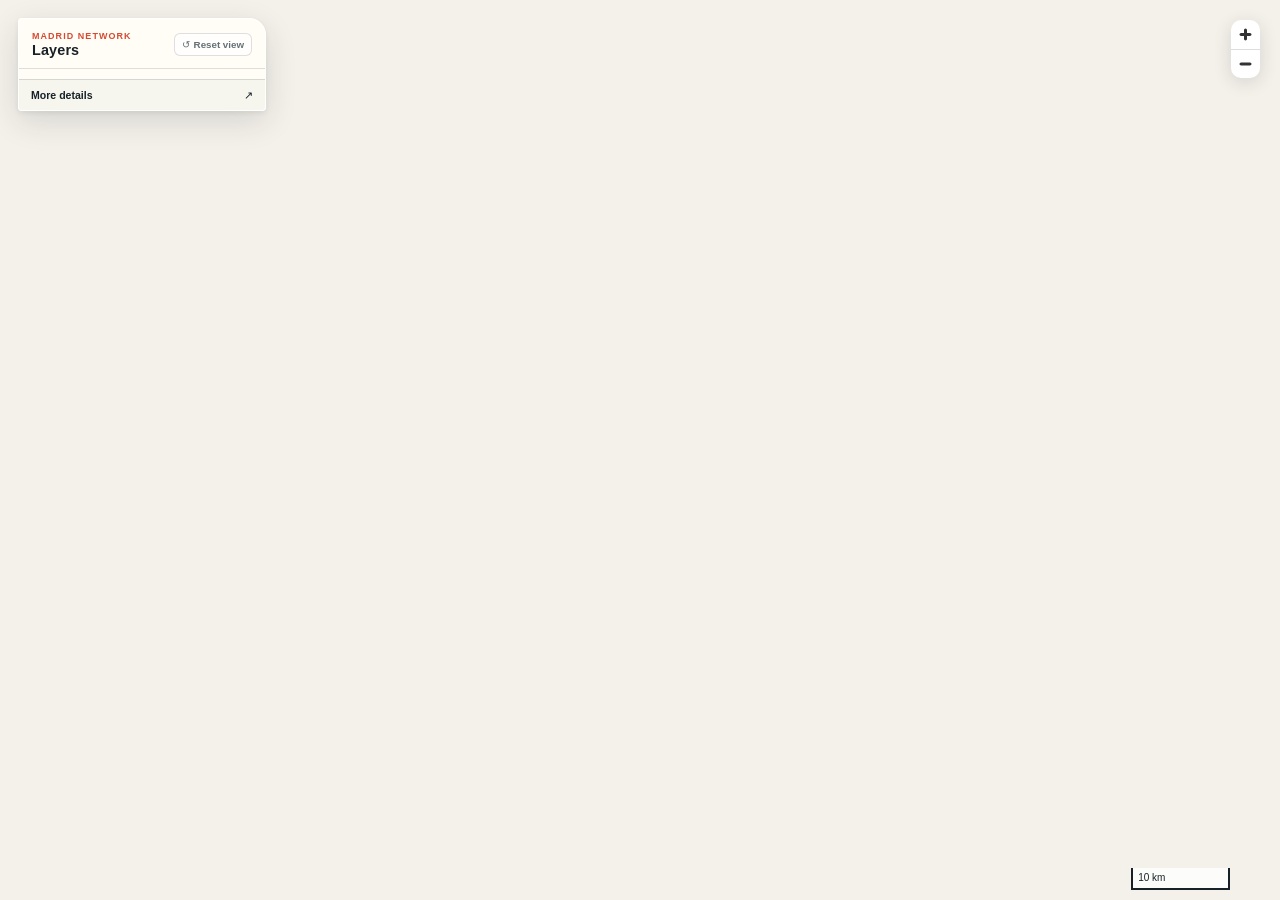
<file: madrid_public_transport.html>
<!doctype html>
<html lang="en">
  <head>
    <meta charset="UTF-8" />
    <meta name="viewport" content="width=device-width, initial-scale=1.0, viewport-fit=cover" />
    <meta name="theme-color" content="#f4f1ea" />
    <meta name="description" content="Explore Madrid's Metro, Cercanías, Metro Ligero, EMT bus and BiciMAD networks." />
    <title>Madrid Public Transport Network</title>
    <script type="module" crossorigin src="./assets/madrid_public_transport-B45HpLF6.js"></script>
    <link rel="stylesheet" crossorigin href="./assets/style-Bo_06ynQ.css">
  </head>
  <body>
    <a class="skip-link" href="#map">Skip to map</a>
    <main class="app-shell">
      <div id="map" role="region" aria-label="Interactive map of Madrid's public transport network"></div>

      <section class="quick-panel" aria-labelledby="quick-panel-title">
        <div class="quick-panel__header">
          <div>
            <p class="eyebrow">Madrid network</p>
            <h2 id="quick-panel-title">Layers</h2>
          </div>
          <button id="reset-view-quick" class="reset-button" type="button" title="Reset layers and map view">
            <span aria-hidden="true">↺</span> Reset view
          </button>
        </div>
        <div id="quick-mode-list" class="quick-mode-list" aria-label="Visible transport layers"></div>
        <button id="panel-toggle" class="more-button" type="button" aria-controls="control-panel" aria-expanded="false">
          More details <span aria-hidden="true">↗</span>
        </button>
      </section>

      <aside id="control-panel" class="control-panel" aria-label="Detailed map controls" aria-hidden="true" inert>
        <header class="panel-header">
          <div>
            <p class="eyebrow">Madrid public transport network atlas</p>
            <h1>Network layers control panel</h1>
            <p class="dek">Configure the visibility of different modes and lines</p>
          </div>
          <button id="panel-close" class="icon-button panel-close" type="button" aria-label="Close controls">×</button>
        </header>

        <div class="panel-scroll">
          <section class="mode-section" aria-labelledby="mode-heading">
            <div class="section-heading-row">
              <div>
                <p class="eyebrow">Network visibility</p>
                <h2 id="mode-heading">Transport modes</h2>
              </div>
              <button id="reset-view" class="text-button" type="button">Reset view</button>
            </div>
            <p class="section-note">Use the switch to show a layer. Select its name to configure lines.</p>
            <div id="mode-list" class="mode-list" aria-label="Transport mode controls"></div>
          </section>

          <section class="legend-section" aria-labelledby="legend-title">
            <div class="section-heading-row">
              <div>
                <p class="eyebrow">Line visibility</p>
                <h2 id="legend-title">Metro lines</h2>
              </div>
              <button id="reset-lines" class="text-button" type="button">Reset lines</button>
            </div>
            <label id="line-search-wrap" class="line-search" hidden>
              <span class="sr-only">Filter lines</span>
              <input id="line-search" type="search" placeholder="Find a line" autocomplete="off" />
            </label>
            <div id="line-legend" class="line-legend" aria-live="polite"></div>
            <p id="zoom-hint" class="zoom-hint" hidden></p>
          </section>

          <footer class="panel-footer">
            <p id="data-vintage">Loading official network data…</p>
            <p>
              Sources: <a href="https://datos.crtm.es/" target="_blank" rel="noreferrer">CRTM</a> and
              <a href="https://datos.madrid.es/dataset/208327-0-transporte-bicicletas-bicimad" target="_blank" rel="noreferrer">Madrid Open Data</a>
            </p>
          </footer>
        </div>
      </aside>

      <section id="feature-card" class="feature-card" aria-live="polite" hidden>
        <button id="feature-card-close" class="icon-button feature-card__close" type="button" aria-label="Close feature details">×</button>
        <p id="feature-card-mode" class="eyebrow"></p>
        <h2 id="feature-card-title"></h2>
        <div id="feature-card-lines" class="feature-card__lines"></div>
        <dl id="feature-card-meta" class="feature-card__meta"></dl>
      </section>

      <div id="map-tooltip" class="map-tooltip" role="tooltip" hidden></div>
      <div id="loading-status" class="loading-status" role="status" aria-live="polite" hidden><span aria-hidden="true"></span> Loading network…</div>
      <div id="map-error" class="map-error" role="alert" hidden></div>
    </main>
  <!-- danielalmazan.com support footer -->
<script src="https://danielalmazan.com/assets/site-footer/v1/site-footer.js" defer data-placement="auto" data-project-es="Red de transporte público de Madrid" data-project-en="Madrid. Public transport network" data-variant="compact" data-anchor="section.quick-panel" data-position="append"></script>
<!-- Cloudflare Web Analytics -->
<script id="cf-analytics-loader">
(() => {
  try {
    if (localStorage.getItem("exclude_cf_analytics") === "1") return;
  } catch { /* Storage unavailable: retain normal analytics. */ }
  if (document.querySelector('script[src^="https://static.cloudflareinsights.com/beacon.min.js"]')) return;
  const beacon = document.createElement("script");
  beacon.type = "module";
  beacon.src = "https://static.cloudflareinsights.com/beacon.min.js";
  beacon.setAttribute("data-cf-beacon", '{"token": "7e557ad432574707b8ba15bdd75c688e"}');
  document.body.appendChild(beacon);
})();
</script>
<!-- End Cloudflare Web Analytics -->
</body>
</html>
</file>
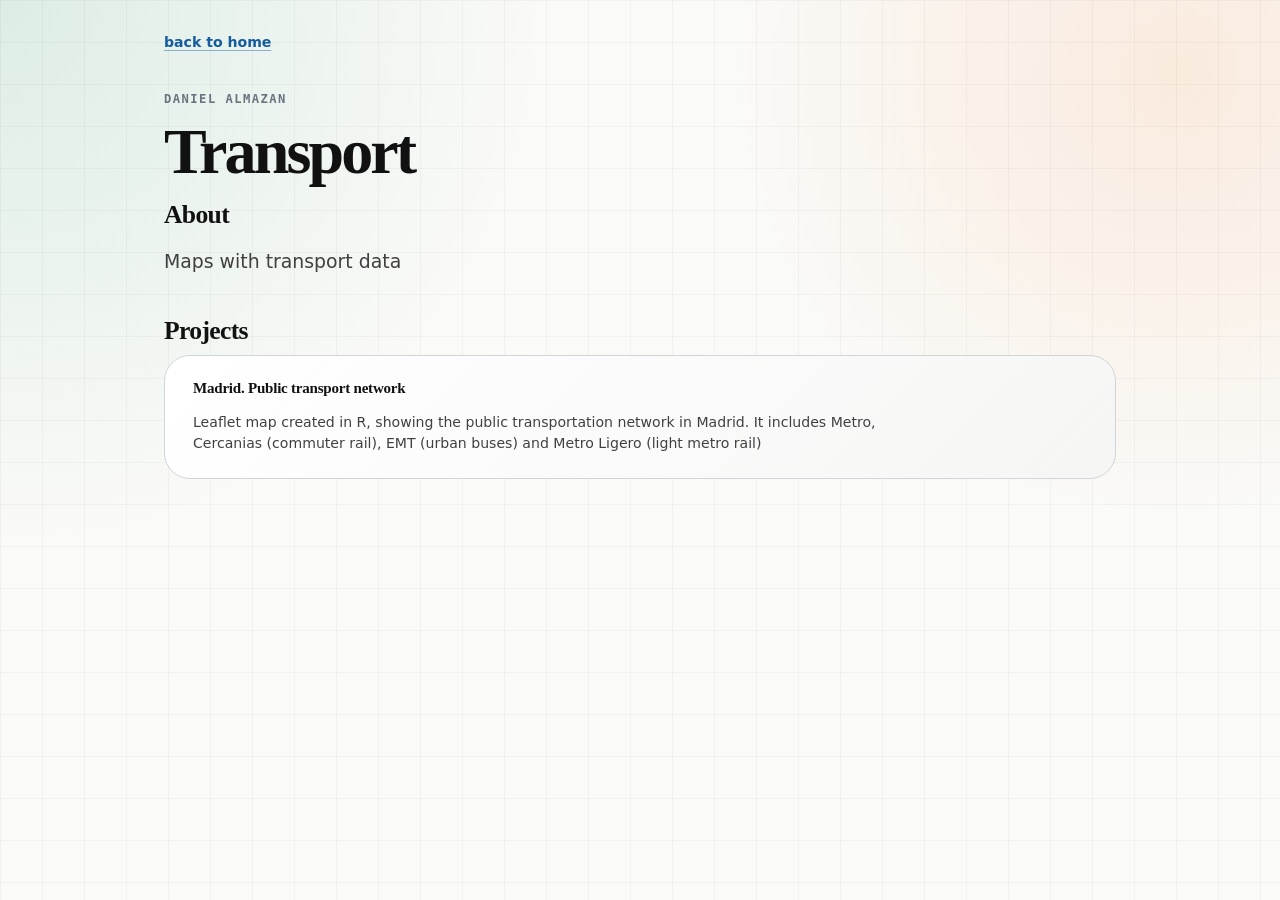
<file: transport.html>
<!DOCTYPE html>

<html>

<head>

<meta charset="utf-8" />
<meta name="generator" content="pandoc" />
<meta http-equiv="X-UA-Compatible" content="IE=EDGE" />

<meta name="viewport" content="width=device-width, initial-scale=1" />

<meta name="author" content="Daniel Almazan" />


<title>Transport</title>

<script>// Pandoc 2.9 adds attributes on both header and div. We remove the former (to
// be compatible with the behavior of Pandoc < 2.8).
document.addEventListener('DOMContentLoaded', function(e) {
  var hs = document.querySelectorAll("div.section[class*='level'] > :first-child");
  var i, h, a;
  for (i = 0; i < hs.length; i++) {
    h = hs[i];
    if (!/^h[1-6]$/i.test(h.tagName)) continue;  // it should be a header h1-h6
    a = h.attributes;
    while (a.length > 0) h.removeAttribute(a[0].name);
  }
});
</script>

<style type="text/css">
code{white-space: pre-wrap;}
span.smallcaps{font-variant: small-caps;}
span.underline{text-decoration: underline;}
div.column{display: inline-block; vertical-align: top; width: 50%;}
div.hanging-indent{margin-left: 1.5em; text-indent: -1.5em;}
ul.task-list{list-style: none;}
.display.math{display: block; text-align: center; margin: 0.5rem auto;}
</style>











</head>

<body>




<h1 class="title toc-ignore">Transport</h1>
<h4 class="author">Daniel Almazan</h4>



<style>
@font-face {
font-family: "Frances";
src: local("Frances");
font-display: swap;
}
:root {
--dani-bg: #FAFAF7;
--dani-panel: #FFFFFF;
--dani-panel-alt: #F3F4F2;
--dani-text: #111111;
--dani-text-soft: #404040;
--dani-muted: #6B7280;
--dani-border: #D1D5DB;
--dani-primary: #145C9E;
--dani-highlight: #FB6107;
--dani-heading-font-serif: "Frances", Georgia, serif;
--dani-body-font: "Geist", system-ui, sans-serif;
--dani-mono-font: "Roboto Mono", ui-monospace, monospace;
--dani-radius: 18px;
}
* {
box-sizing: border-box;
}
html {
background:
radial-gradient(circle at top left, rgba(67, 170, 139, 0.16), transparent 34rem),
radial-gradient(circle at 92% 8%, rgba(251, 97, 7, 0.10), transparent 28rem),
var(--dani-bg);
color: var(--dani-text);
font-family: var(--dani-body-font);
font-size: 16px;
line-height: 1.55;
min-height: 100%;
overflow-x: hidden;
text-rendering: optimizeLegibility;
}
body {
background:
linear-gradient(rgba(17, 17, 17, 0.035) 1px, transparent 1px),
linear-gradient(90deg, rgba(17, 17, 17, 0.035) 1px, transparent 1px);
background-size: 42px 42px;
color: var(--dani-text);
margin: 0;
min-height: 100vh;
overflow-x: hidden;
}
#header,
body > h1.title,
body > h4.author {
display: none;
}
.dani-page {
margin: 0 auto;
max-width: 1040px;
padding: clamp(14px, 2.5vw, 30px) clamp(18px, 4vw, 44px) 64px;
width: 100%;
}
.back-link {
color: var(--dani-primary);
display: inline-block;
font-family: var(--dani-body-font);
font-size: 0.88rem;
font-weight: 600;
margin-bottom: 12px;
text-decoration-color: color-mix(in srgb, var(--dani-primary), transparent 55%);
text-underline-offset: 0.18em;
}
.back-link:hover {
color: var(--dani-highlight);
text-decoration-color: currentColor;
}
.hero {
animation: rise-in 680ms ease both;
max-width: 760px;
padding: clamp(10px, 2vw, 24px) 0 18px;
}
.eyebrow {
color: var(--dani-muted);
font-family: var(--dani-mono-font);
font-size: 0.76rem;
font-weight: 600;
letter-spacing: 0.12em;
text-transform: uppercase;
}
.hero h1 {
color: var(--dani-text);
font-family: var(--dani-heading-font-serif);
font-size: clamp(2.2rem, 5.2vw, 4rem);
font-weight: 700;
letter-spacing: -0.045em;
line-height: 0.96;
margin: 12px 0 20px;
max-width: 640px;
}
.page-subtitle,
.projects-title {
color: var(--dani-text);
font-family: var(--dani-heading-font-serif);
font-size: clamp(1.12rem, 2vw, 1.6rem);
letter-spacing: -0.025em;
line-height: 1;
margin: 0 0 12px;
}
.lead {
color: var(--dani-text-soft);
font-size: clamp(1rem, 1.5vw, 1.18rem);
line-height: 1.5;
max-width: 680px;
}
.projects-title {
animation: rise-in 680ms ease both;
animation-delay: 80ms;
margin-top: 6px;
}
.project-list {
animation: rise-in 680ms ease both;
animation-delay: 120ms;
display: grid;
gap: 18px;
}
.project-card {
background:
linear-gradient(135deg, rgba(255, 255, 255, 0.72), rgba(243, 244, 242, 0.82)),
var(--dani-panel);
border: 1px solid var(--dani-border);
border-radius: calc(var(--dani-radius) + 8px);
color: inherit;
min-width: 0;
padding: clamp(16px, 2.5vw, 24px) clamp(16px, 3vw, 28px);
position: relative;
text-decoration: none;
transition: background 180ms ease, box-shadow 180ms ease, transform 180ms ease;
}
.project-card::after {
background: var(--dani-highlight);
border-radius: 999px;
content: "";
height: 9px;
opacity: 0;
position: absolute;
right: 24px;
top: 24px;
transform: scale(0.35);
transition: opacity 180ms ease, transform 180ms ease;
width: 9px;
}
.project-card:hover {
background: var(--dani-panel);
box-shadow: inset 0 0 0 1px rgba(20, 92, 158, 0.18);
transform: translateY(-3px);
}
.project-card:hover::after {
opacity: 1;
transform: scale(1);
}
.project-card h3 {
color: var(--dani-text);
font-family: var(--dani-heading-font-serif);
font-size: clamp(0.94rem, 1.15vw, 1.12rem);
letter-spacing: -0.015em;
line-height: 1.18;
margin: 0 0 14px;
max-width: 34ch;
overflow-wrap: break-word;
}
.project-card p {
color: var(--dani-text-soft);
font-size: 0.88rem;
line-height: 1.5;
margin: 0;
max-width: 44rem;
overflow-wrap: break-word;
}
@keyframes rise-in {
from {
opacity: 0;
transform: translateY(18px);
}
to {
opacity: 1;
transform: translateY(0);
}
}
@media (max-width: 560px) {
.dani-page {
padding-left: 14px;
padding-right: 14px;
}
.hero h1 {
font-size: clamp(1.85rem, 8.5vw, 2.25rem);
letter-spacing: -0.025em;
}
.project-card {
padding: 16px;
}
.project-card h3 {
font-size: 0.9rem;
letter-spacing: 0;
line-height: 1.24;
max-width: 100%;
}
.project-card p {
font-size: 0.84rem;
}
}
</style>
<main class="dani-page">
  <a class="back-link" href="https://danielalmazan.com/">back to home</a>

  <section class="hero" aria-labelledby="page-title">
    <div class="eyebrow">Daniel Almazan</div>
    <h1 id="page-title">Transport</h1>
    <h2 class="page-subtitle">About</h2>
    <p class="lead">Maps with transport data</p>
  </section>

  <h2 class="projects-title">Projects</h2>

  <section class="project-list" aria-label="Projects">
    <a class="project-card" href="https://danielalmazan.com/transport/madrid_public_transport.html">
      <h3>Madrid. Public transport network</h3>
      <p>Leaflet map created in R, showing the public transportation network in Madrid. It includes Metro, Cercanias (commuter rail), EMT (urban buses) and Metro Ligero (light metro rail)</p>
    </a>
  </section>
</main>



<!-- code folding -->



</body>
</html>
</file>
<file: assets/style-Bo_06ynQ.css>
.maplibregl-map{font:12px/20px Helvetica Neue,Arial,Helvetica,sans-serif;overflow:hidden;position:relative;-webkit-tap-highlight-color:rgb(0 0 0/0)}.maplibregl-canvas{left:0;position:absolute;top:0}.maplibregl-map:fullscreen{height:100%;width:100%}.maplibregl-ctrl-group button.maplibregl-ctrl-compass{touch-action:none}.maplibregl-canvas-container.maplibregl-interactive,.maplibregl-ctrl-group button.maplibregl-ctrl-compass{cursor:grab;-webkit-user-select:none;-moz-user-select:none;user-select:none}.maplibregl-canvas-container.maplibregl-interactive.maplibregl-track-pointer{cursor:pointer}.maplibregl-canvas-container.maplibregl-interactive:active,.maplibregl-ctrl-group button.maplibregl-ctrl-compass:active{cursor:grabbing}.maplibregl-canvas-container.maplibregl-touch-zoom-rotate,.maplibregl-canvas-container.maplibregl-touch-zoom-rotate .maplibregl-canvas{touch-action:pan-x pan-y}.maplibregl-canvas-container.maplibregl-touch-drag-pan,.maplibregl-canvas-container.maplibregl-touch-drag-pan .maplibregl-canvas{touch-action:pinch-zoom}.maplibregl-canvas-container.maplibregl-touch-zoom-rotate.maplibregl-touch-drag-pan,.maplibregl-canvas-container.maplibregl-touch-zoom-rotate.maplibregl-touch-drag-pan .maplibregl-canvas{touch-action:none}.maplibregl-canvas-container.maplibregl-touch-drag-pan.maplibregl-cooperative-gestures,.maplibregl-canvas-container.maplibregl-touch-drag-pan.maplibregl-cooperative-gestures .maplibregl-canvas{touch-action:pan-x pan-y}.maplibregl-ctrl-bottom-left,.maplibregl-ctrl-bottom-right,.maplibregl-ctrl-top-left,.maplibregl-ctrl-top-right{pointer-events:none;position:absolute;z-index:2}.maplibregl-ctrl-top-left{left:0;top:0}.maplibregl-ctrl-top-right{right:0;top:0}.maplibregl-ctrl-bottom-left{bottom:0;left:0}.maplibregl-ctrl-bottom-right{bottom:0;right:0}.maplibregl-ctrl{clear:both;pointer-events:auto;transform:translate(0)}.maplibregl-ctrl-top-left .maplibregl-ctrl{float:left;margin:10px 0 0 10px}.maplibregl-ctrl-top-right .maplibregl-ctrl{float:right;margin:10px 10px 0 0}.maplibregl-ctrl-bottom-left .maplibregl-ctrl{float:left;margin:0 0 10px 10px}.maplibregl-ctrl-bottom-right .maplibregl-ctrl{float:right;margin:0 10px 10px 0}.maplibregl-ctrl-group{background:#fff;border-radius:4px}.maplibregl-ctrl-group:not(:empty){box-shadow:0 0 0 2px #0000001a}@media(forced-colors:active){.maplibregl-ctrl-group:not(:empty){box-shadow:0 0 0 2px ButtonText}}.maplibregl-ctrl-group button{background-color:transparent;border:0;box-sizing:border-box;cursor:pointer;display:block;height:29px;outline:none;padding:0;width:29px}.maplibregl-ctrl-group button+button{border-top:1px solid #ddd}.maplibregl-ctrl button .maplibregl-ctrl-icon{background-position:50%;background-repeat:no-repeat;display:block;height:100%;width:100%}@media(forced-colors:active){.maplibregl-ctrl-icon{background-color:transparent}.maplibregl-ctrl-group button+button{border-top:1px solid ButtonText}}.maplibregl-ctrl button::-moz-focus-inner{border:0;padding:0}.maplibregl-ctrl-attrib-button:focus,.maplibregl-ctrl-group button:focus{box-shadow:0 0 2px 2px #0096ff}.maplibregl-ctrl button:disabled{cursor:not-allowed}.maplibregl-ctrl button:disabled .maplibregl-ctrl-icon{opacity:.25}@media(hover:hover){.maplibregl-ctrl button:not(:disabled):hover{background-color:#0000000d}}.maplibregl-ctrl button:not(:disabled):active{background-color:#0000000d}.maplibregl-ctrl-group button:focus:focus-visible{box-shadow:0 0 2px 2px #0096ff}.maplibregl-ctrl-group button:focus:not(:focus-visible){box-shadow:none}.maplibregl-ctrl-group button:focus:first-child{border-radius:4px 4px 0 0}.maplibregl-ctrl-group button:focus:last-child{border-radius:0 0 4px 4px}.maplibregl-ctrl-group button:focus:only-child{border-radius:inherit}.maplibregl-ctrl button.maplibregl-ctrl-zoom-out .maplibregl-ctrl-icon{background-image:url("data:image/svg+xml;charset=utf-8,%3Csvg xmlns='http://www.w3.org/2000/svg' width='29' height='29' fill='%23333' viewBox='0 0 29 29'%3E%3Cpath d='M10 13c-.75 0-1.5.75-1.5 1.5S9.25 16 10 16h9c.75 0 1.5-.75 1.5-1.5S19.75 13 19 13z'/%3E%3C/svg%3E")}.maplibregl-ctrl button.maplibregl-ctrl-zoom-in .maplibregl-ctrl-icon{background-image:url("data:image/svg+xml;charset=utf-8,%3Csvg xmlns='http://www.w3.org/2000/svg' width='29' height='29' fill='%23333' viewBox='0 0 29 29'%3E%3Cpath d='M14.5 8.5c-.75 0-1.5.75-1.5 1.5v3h-3c-.75 0-1.5.75-1.5 1.5S9.25 16 10 16h3v3c0 .75.75 1.5 1.5 1.5S16 19.75 16 19v-3h3c.75 0 1.5-.75 1.5-1.5S19.75 13 19 13h-3v-3c0-.75-.75-1.5-1.5-1.5'/%3E%3C/svg%3E")}@media(forced-colors:active){.maplibregl-ctrl button.maplibregl-ctrl-zoom-out .maplibregl-ctrl-icon{background-image:url("data:image/svg+xml;charset=utf-8,%3Csvg xmlns='http://www.w3.org/2000/svg' width='29' height='29' fill='%23fff' viewBox='0 0 29 29'%3E%3Cpath d='M10 13c-.75 0-1.5.75-1.5 1.5S9.25 16 10 16h9c.75 0 1.5-.75 1.5-1.5S19.75 13 19 13z'/%3E%3C/svg%3E")}.maplibregl-ctrl button.maplibregl-ctrl-zoom-in .maplibregl-ctrl-icon{background-image:url("data:image/svg+xml;charset=utf-8,%3Csvg xmlns='http://www.w3.org/2000/svg' width='29' height='29' fill='%23fff' viewBox='0 0 29 29'%3E%3Cpath d='M14.5 8.5c-.75 0-1.5.75-1.5 1.5v3h-3c-.75 0-1.5.75-1.5 1.5S9.25 16 10 16h3v3c0 .75.75 1.5 1.5 1.5S16 19.75 16 19v-3h3c.75 0 1.5-.75 1.5-1.5S19.75 13 19 13h-3v-3c0-.75-.75-1.5-1.5-1.5'/%3E%3C/svg%3E")}}@media(forced-colors:active)and (prefers-color-scheme:light){.maplibregl-ctrl button.maplibregl-ctrl-zoom-out .maplibregl-ctrl-icon{background-image:url("data:image/svg+xml;charset=utf-8,%3Csvg xmlns='http://www.w3.org/2000/svg' width='29' height='29' viewBox='0 0 29 29'%3E%3Cpath d='M10 13c-.75 0-1.5.75-1.5 1.5S9.25 16 10 16h9c.75 0 1.5-.75 1.5-1.5S19.75 13 19 13z'/%3E%3C/svg%3E")}.maplibregl-ctrl button.maplibregl-ctrl-zoom-in .maplibregl-ctrl-icon{background-image:url("data:image/svg+xml;charset=utf-8,%3Csvg xmlns='http://www.w3.org/2000/svg' width='29' height='29' viewBox='0 0 29 29'%3E%3Cpath d='M14.5 8.5c-.75 0-1.5.75-1.5 1.5v3h-3c-.75 0-1.5.75-1.5 1.5S9.25 16 10 16h3v3c0 .75.75 1.5 1.5 1.5S16 19.75 16 19v-3h3c.75 0 1.5-.75 1.5-1.5S19.75 13 19 13h-3v-3c0-.75-.75-1.5-1.5-1.5'/%3E%3C/svg%3E")}}.maplibregl-ctrl button.maplibregl-ctrl-fullscreen .maplibregl-ctrl-icon{background-image:url("data:image/svg+xml;charset=utf-8,%3Csvg xmlns='http://www.w3.org/2000/svg' width='29' height='29' fill='%23333' viewBox='0 0 29 29'%3E%3Cpath d='M24 16v5.5c0 1.75-.75 2.5-2.5 2.5H16v-1l3-1.5-4-5.5 1-1 5.5 4 1.5-3zM6 16l1.5 3 5.5-4 1 1-4 5.5 3 1.5v1H7.5C5.75 24 5 23.25 5 21.5V16zm7-11v1l-3 1.5 4 5.5-1 1-5.5-4L6 13H5V7.5C5 5.75 5.75 5 7.5 5zm11 2.5c0-1.75-.75-2.5-2.5-2.5H16v1l3 1.5-4 5.5 1 1 5.5-4 1.5 3h1z'/%3E%3C/svg%3E")}.maplibregl-ctrl button.maplibregl-ctrl-shrink .maplibregl-ctrl-icon{background-image:url("data:image/svg+xml;charset=utf-8,%3Csvg xmlns='http://www.w3.org/2000/svg' width='29' height='29' viewBox='0 0 29 29'%3E%3Cpath d='M18.5 16c-1.75 0-2.5.75-2.5 2.5V24h1l1.5-3 5.5 4 1-1-4-5.5 3-1.5v-1zM13 18.5c0-1.75-.75-2.5-2.5-2.5H5v1l3 1.5L4 24l1 1 5.5-4 1.5 3h1zm3-8c0 1.75.75 2.5 2.5 2.5H24v-1l-3-1.5L25 5l-1-1-5.5 4L17 5h-1zM10.5 13c1.75 0 2.5-.75 2.5-2.5V5h-1l-1.5 3L5 4 4 5l4 5.5L5 12v1z'/%3E%3C/svg%3E")}@media(forced-colors:active){.maplibregl-ctrl button.maplibregl-ctrl-fullscreen .maplibregl-ctrl-icon{background-image:url("data:image/svg+xml;charset=utf-8,%3Csvg xmlns='http://www.w3.org/2000/svg' width='29' height='29' fill='%23fff' viewBox='0 0 29 29'%3E%3Cpath d='M24 16v5.5c0 1.75-.75 2.5-2.5 2.5H16v-1l3-1.5-4-5.5 1-1 5.5 4 1.5-3zM6 16l1.5 3 5.5-4 1 1-4 5.5 3 1.5v1H7.5C5.75 24 5 23.25 5 21.5V16zm7-11v1l-3 1.5 4 5.5-1 1-5.5-4L6 13H5V7.5C5 5.75 5.75 5 7.5 5zm11 2.5c0-1.75-.75-2.5-2.5-2.5H16v1l3 1.5-4 5.5 1 1 5.5-4 1.5 3h1z'/%3E%3C/svg%3E")}.maplibregl-ctrl button.maplibregl-ctrl-shrink .maplibregl-ctrl-icon{background-image:url("data:image/svg+xml;charset=utf-8,%3Csvg xmlns='http://www.w3.org/2000/svg' width='29' height='29' fill='%23fff' viewBox='0 0 29 29'%3E%3Cpath d='M18.5 16c-1.75 0-2.5.75-2.5 2.5V24h1l1.5-3 5.5 4 1-1-4-5.5 3-1.5v-1zM13 18.5c0-1.75-.75-2.5-2.5-2.5H5v1l3 1.5L4 24l1 1 5.5-4 1.5 3h1zm3-8c0 1.75.75 2.5 2.5 2.5H24v-1l-3-1.5L25 5l-1-1-5.5 4L17 5h-1zM10.5 13c1.75 0 2.5-.75 2.5-2.5V5h-1l-1.5 3L5 4 4 5l4 5.5L5 12v1z'/%3E%3C/svg%3E")}}@media(forced-colors:active)and (prefers-color-scheme:light){.maplibregl-ctrl button.maplibregl-ctrl-fullscreen .maplibregl-ctrl-icon{background-image:url("data:image/svg+xml;charset=utf-8,%3Csvg xmlns='http://www.w3.org/2000/svg' width='29' height='29' viewBox='0 0 29 29'%3E%3Cpath d='M24 16v5.5c0 1.75-.75 2.5-2.5 2.5H16v-1l3-1.5-4-5.5 1-1 5.5 4 1.5-3zM6 16l1.5 3 5.5-4 1 1-4 5.5 3 1.5v1H7.5C5.75 24 5 23.25 5 21.5V16zm7-11v1l-3 1.5 4 5.5-1 1-5.5-4L6 13H5V7.5C5 5.75 5.75 5 7.5 5zm11 2.5c0-1.75-.75-2.5-2.5-2.5H16v1l3 1.5-4 5.5 1 1 5.5-4 1.5 3h1z'/%3E%3C/svg%3E")}.maplibregl-ctrl button.maplibregl-ctrl-shrink .maplibregl-ctrl-icon{background-image:url("data:image/svg+xml;charset=utf-8,%3Csvg xmlns='http://www.w3.org/2000/svg' width='29' height='29' viewBox='0 0 29 29'%3E%3Cpath d='M18.5 16c-1.75 0-2.5.75-2.5 2.5V24h1l1.5-3 5.5 4 1-1-4-5.5 3-1.5v-1zM13 18.5c0-1.75-.75-2.5-2.5-2.5H5v1l3 1.5L4 24l1 1 5.5-4 1.5 3h1zm3-8c0 1.75.75 2.5 2.5 2.5H24v-1l-3-1.5L25 5l-1-1-5.5 4L17 5h-1zM10.5 13c1.75 0 2.5-.75 2.5-2.5V5h-1l-1.5 3L5 4 4 5l4 5.5L5 12v1z'/%3E%3C/svg%3E")}}.maplibregl-ctrl button.maplibregl-ctrl-compass .maplibregl-ctrl-icon{background-image:url("data:image/svg+xml;charset=utf-8,%3Csvg xmlns='http://www.w3.org/2000/svg' width='29' height='29' fill='%23333' viewBox='0 0 29 29'%3E%3Cpath d='m10.5 14 4-8 4 8z'/%3E%3Cpath fill='%23ccc' d='m10.5 16 4 8 4-8z'/%3E%3C/svg%3E")}@media(forced-colors:active){.maplibregl-ctrl button.maplibregl-ctrl-compass .maplibregl-ctrl-icon{background-image:url("data:image/svg+xml;charset=utf-8,%3Csvg xmlns='http://www.w3.org/2000/svg' width='29' height='29' fill='%23fff' viewBox='0 0 29 29'%3E%3Cpath d='m10.5 14 4-8 4 8z'/%3E%3Cpath fill='%23ccc' d='m10.5 16 4 8 4-8z'/%3E%3C/svg%3E")}}@media(forced-colors:active)and (prefers-color-scheme:light){.maplibregl-ctrl button.maplibregl-ctrl-compass .maplibregl-ctrl-icon{background-image:url("data:image/svg+xml;charset=utf-8,%3Csvg xmlns='http://www.w3.org/2000/svg' width='29' height='29' viewBox='0 0 29 29'%3E%3Cpath d='m10.5 14 4-8 4 8z'/%3E%3Cpath fill='%23ccc' d='m10.5 16 4 8 4-8z'/%3E%3C/svg%3E")}}.maplibregl-ctrl button.maplibregl-ctrl-globe .maplibregl-ctrl-icon{background-image:url("data:image/svg+xml;charset=utf-8,%3Csvg xmlns='http://www.w3.org/2000/svg' width='22' height='22' fill='none' stroke='%23333' viewBox='0 0 22 22'%3E%3Ccircle cx='11' cy='11' r='8.5'/%3E%3Cpath d='M17.5 11c0 4.819-3.02 8.5-6.5 8.5S4.5 15.819 4.5 11 7.52 2.5 11 2.5s6.5 3.681 6.5 8.5Z'/%3E%3Cpath d='M13.5 11c0 2.447-.331 4.64-.853 6.206-.262.785-.562 1.384-.872 1.777-.314.399-.58.517-.775.517s-.461-.118-.775-.517c-.31-.393-.61-.992-.872-1.777C8.831 15.64 8.5 13.446 8.5 11s.331-4.64.853-6.206c.262-.785.562-1.384.872-1.777.314-.399.58-.517.775-.517s.461.118.775.517c.31.393.61.992.872 1.777.522 1.565.853 3.76.853 6.206Z'/%3E%3Cpath d='M11 7.5c-1.909 0-3.622-.166-4.845-.428-.616-.132-1.08-.283-1.379-.434a1.3 1.3 0 0 1-.224-.138q.07-.058.224-.138c.299-.151.763-.302 1.379-.434C7.378 5.666 9.091 5.5 11 5.5s3.622.166 4.845.428c.616.132 1.08.283 1.379.434.105.053.177.1.224.138q-.07.058-.224.138c-.299.151-.763.302-1.379.434-1.223.262-2.936.428-4.845.428ZM4.486 6.436ZM11 16.5c-1.909 0-3.622-.166-4.845-.428-.616-.132-1.08-.283-1.379-.434a1.3 1.3 0 0 1-.224-.138 1.3 1.3 0 0 1 .224-.138c.299-.151.763-.302 1.379-.434C7.378 14.666 9.091 14.5 11 14.5s3.622.166 4.845.428c.616.132 1.08.283 1.379.434.105.053.177.1.224.138a1.3 1.3 0 0 1-.224.138c-.299.151-.763.302-1.379.434-1.223.262-2.936.428-4.845.428Zm-6.514-1.064ZM11 12.5c-2.46 0-4.672-.222-6.255-.574-.796-.177-1.406-.38-1.805-.59a1.5 1.5 0 0 1-.39-.272.3.3 0 0 1-.047-.064.3.3 0 0 1 .048-.064c.066-.073.189-.167.389-.272.399-.21 1.009-.413 1.805-.59C6.328 9.722 8.54 9.5 11 9.5s4.672.222 6.256.574c.795.177 1.405.38 1.804.59.2.105.323.2.39.272a.3.3 0 0 1 .047.064.3.3 0 0 1-.048.064 1.4 1.4 0 0 1-.389.272c-.399.21-1.009.413-1.804.59-1.584.352-3.796.574-6.256.574Zm-8.501-1.51v.002zm0 .018v.002zm17.002.002v-.002zm0-.018v-.002z'/%3E%3C/svg%3E")}.maplibregl-ctrl button.maplibregl-ctrl-globe-enabled .maplibregl-ctrl-icon{background-image:url("data:image/svg+xml;charset=utf-8,%3Csvg xmlns='http://www.w3.org/2000/svg' width='22' height='22' fill='none' stroke='%2333b5e5' viewBox='0 0 22 22'%3E%3Ccircle cx='11' cy='11' r='8.5'/%3E%3Cpath d='M17.5 11c0 4.819-3.02 8.5-6.5 8.5S4.5 15.819 4.5 11 7.52 2.5 11 2.5s6.5 3.681 6.5 8.5Z'/%3E%3Cpath d='M13.5 11c0 2.447-.331 4.64-.853 6.206-.262.785-.562 1.384-.872 1.777-.314.399-.58.517-.775.517s-.461-.118-.775-.517c-.31-.393-.61-.992-.872-1.777C8.831 15.64 8.5 13.446 8.5 11s.331-4.64.853-6.206c.262-.785.562-1.384.872-1.777.314-.399.58-.517.775-.517s.461.118.775.517c.31.393.61.992.872 1.777.522 1.565.853 3.76.853 6.206Z'/%3E%3Cpath d='M11 7.5c-1.909 0-3.622-.166-4.845-.428-.616-.132-1.08-.283-1.379-.434a1.3 1.3 0 0 1-.224-.138q.07-.058.224-.138c.299-.151.763-.302 1.379-.434C7.378 5.666 9.091 5.5 11 5.5s3.622.166 4.845.428c.616.132 1.08.283 1.379.434.105.053.177.1.224.138q-.07.058-.224.138c-.299.151-.763.302-1.379.434-1.223.262-2.936.428-4.845.428ZM4.486 6.436ZM11 16.5c-1.909 0-3.622-.166-4.845-.428-.616-.132-1.08-.283-1.379-.434a1.3 1.3 0 0 1-.224-.138 1.3 1.3 0 0 1 .224-.138c.299-.151.763-.302 1.379-.434C7.378 14.666 9.091 14.5 11 14.5s3.622.166 4.845.428c.616.132 1.08.283 1.379.434.105.053.177.1.224.138a1.3 1.3 0 0 1-.224.138c-.299.151-.763.302-1.379.434-1.223.262-2.936.428-4.845.428Zm-6.514-1.064ZM11 12.5c-2.46 0-4.672-.222-6.255-.574-.796-.177-1.406-.38-1.805-.59a1.5 1.5 0 0 1-.39-.272.3.3 0 0 1-.047-.064.3.3 0 0 1 .048-.064c.066-.073.189-.167.389-.272.399-.21 1.009-.413 1.805-.59C6.328 9.722 8.54 9.5 11 9.5s4.672.222 6.256.574c.795.177 1.405.38 1.804.59.2.105.323.2.39.272a.3.3 0 0 1 .047.064.3.3 0 0 1-.048.064 1.4 1.4 0 0 1-.389.272c-.399.21-1.009.413-1.804.59-1.584.352-3.796.574-6.256.574Zm-8.501-1.51v.002zm0 .018v.002zm17.002.002v-.002zm0-.018v-.002z'/%3E%3C/svg%3E")}.maplibregl-ctrl button.maplibregl-ctrl-terrain .maplibregl-ctrl-icon{background-image:url("data:image/svg+xml;charset=utf-8,%3Csvg xmlns='http://www.w3.org/2000/svg' width='22' height='22' fill='%23333' viewBox='0 0 22 22'%3E%3Cpath d='m1.754 13.406 4.453-4.851 3.09 3.09 3.281 3.277.969-.969-3.309-3.312 3.844-4.121 6.148 6.886h1.082v-.855l-7.207-8.07-4.84 5.187L6.169 6.57l-5.48 5.965v.871ZM.688 16.844h20.625v1.375H.688Zm0 0'/%3E%3C/svg%3E")}.maplibregl-ctrl button.maplibregl-ctrl-terrain-enabled .maplibregl-ctrl-icon{background-image:url("data:image/svg+xml;charset=utf-8,%3Csvg xmlns='http://www.w3.org/2000/svg' width='22' height='22' fill='%2333b5e5' viewBox='0 0 22 22'%3E%3Cpath d='m1.754 13.406 4.453-4.851 3.09 3.09 3.281 3.277.969-.969-3.309-3.312 3.844-4.121 6.148 6.886h1.082v-.855l-7.207-8.07-4.84 5.187L6.169 6.57l-5.48 5.965v.871ZM.688 16.844h20.625v1.375H.688Zm0 0'/%3E%3C/svg%3E")}.maplibregl-ctrl button.maplibregl-ctrl-geolocate .maplibregl-ctrl-icon{background-image:url("data:image/svg+xml;charset=utf-8,%3Csvg xmlns='http://www.w3.org/2000/svg' width='29' height='29' fill='%23333' viewBox='0 0 20 20'%3E%3Cpath d='M10 4C9 4 9 5 9 5v.1A5 5 0 0 0 5.1 9H5s-1 0-1 1 1 1 1 1h.1A5 5 0 0 0 9 14.9v.1s0 1 1 1 1-1 1-1v-.1a5 5 0 0 0 3.9-3.9h.1s1 0 1-1-1-1-1-1h-.1A5 5 0 0 0 11 5.1V5s0-1-1-1m0 2.5a3.5 3.5 0 1 1 0 7 3.5 3.5 0 1 1 0-7'/%3E%3Ccircle cx='10' cy='10' r='2'/%3E%3C/svg%3E")}.maplibregl-ctrl button.maplibregl-ctrl-geolocate:disabled .maplibregl-ctrl-icon{background-image:url("data:image/svg+xml;charset=utf-8,%3Csvg xmlns='http://www.w3.org/2000/svg' width='29' height='29' fill='%23aaa' viewBox='0 0 20 20'%3E%3Cpath d='M10 4C9 4 9 5 9 5v.1A5 5 0 0 0 5.1 9H5s-1 0-1 1 1 1 1 1h.1A5 5 0 0 0 9 14.9v.1s0 1 1 1 1-1 1-1v-.1a5 5 0 0 0 3.9-3.9h.1s1 0 1-1-1-1-1-1h-.1A5 5 0 0 0 11 5.1V5s0-1-1-1m0 2.5a3.5 3.5 0 1 1 0 7 3.5 3.5 0 1 1 0-7'/%3E%3Ccircle cx='10' cy='10' r='2'/%3E%3Cpath fill='red' d='m14 5 1 1-9 9-1-1z'/%3E%3C/svg%3E")}.maplibregl-ctrl button.maplibregl-ctrl-geolocate.maplibregl-ctrl-geolocate-active .maplibregl-ctrl-icon{background-image:url("data:image/svg+xml;charset=utf-8,%3Csvg xmlns='http://www.w3.org/2000/svg' width='29' height='29' fill='%2333b5e5' viewBox='0 0 20 20'%3E%3Cpath d='M10 4C9 4 9 5 9 5v.1A5 5 0 0 0 5.1 9H5s-1 0-1 1 1 1 1 1h.1A5 5 0 0 0 9 14.9v.1s0 1 1 1 1-1 1-1v-.1a5 5 0 0 0 3.9-3.9h.1s1 0 1-1-1-1-1-1h-.1A5 5 0 0 0 11 5.1V5s0-1-1-1m0 2.5a3.5 3.5 0 1 1 0 7 3.5 3.5 0 1 1 0-7'/%3E%3Ccircle cx='10' cy='10' r='2'/%3E%3C/svg%3E")}.maplibregl-ctrl button.maplibregl-ctrl-geolocate.maplibregl-ctrl-geolocate-active-error .maplibregl-ctrl-icon{background-image:url("data:image/svg+xml;charset=utf-8,%3Csvg xmlns='http://www.w3.org/2000/svg' width='29' height='29' fill='%23e58978' viewBox='0 0 20 20'%3E%3Cpath d='M10 4C9 4 9 5 9 5v.1A5 5 0 0 0 5.1 9H5s-1 0-1 1 1 1 1 1h.1A5 5 0 0 0 9 14.9v.1s0 1 1 1 1-1 1-1v-.1a5 5 0 0 0 3.9-3.9h.1s1 0 1-1-1-1-1-1h-.1A5 5 0 0 0 11 5.1V5s0-1-1-1m0 2.5a3.5 3.5 0 1 1 0 7 3.5 3.5 0 1 1 0-7'/%3E%3Ccircle cx='10' cy='10' r='2'/%3E%3C/svg%3E")}.maplibregl-ctrl button.maplibregl-ctrl-geolocate.maplibregl-ctrl-geolocate-background .maplibregl-ctrl-icon{background-image:url("data:image/svg+xml;charset=utf-8,%3Csvg xmlns='http://www.w3.org/2000/svg' width='29' height='29' fill='%2333b5e5' viewBox='0 0 20 20'%3E%3Cpath d='M10 4C9 4 9 5 9 5v.1A5 5 0 0 0 5.1 9H5s-1 0-1 1 1 1 1 1h.1A5 5 0 0 0 9 14.9v.1s0 1 1 1 1-1 1-1v-.1a5 5 0 0 0 3.9-3.9h.1s1 0 1-1-1-1-1-1h-.1A5 5 0 0 0 11 5.1V5s0-1-1-1m0 2.5a3.5 3.5 0 1 1 0 7 3.5 3.5 0 1 1 0-7'/%3E%3C/svg%3E")}.maplibregl-ctrl button.maplibregl-ctrl-geolocate.maplibregl-ctrl-geolocate-background-error .maplibregl-ctrl-icon{background-image:url("data:image/svg+xml;charset=utf-8,%3Csvg xmlns='http://www.w3.org/2000/svg' width='29' height='29' fill='%23e54e33' viewBox='0 0 20 20'%3E%3Cpath d='M10 4C9 4 9 5 9 5v.1A5 5 0 0 0 5.1 9H5s-1 0-1 1 1 1 1 1h.1A5 5 0 0 0 9 14.9v.1s0 1 1 1 1-1 1-1v-.1a5 5 0 0 0 3.9-3.9h.1s1 0 1-1-1-1-1-1h-.1A5 5 0 0 0 11 5.1V5s0-1-1-1m0 2.5a3.5 3.5 0 1 1 0 7 3.5 3.5 0 1 1 0-7'/%3E%3C/svg%3E")}.maplibregl-ctrl button.maplibregl-ctrl-geolocate.maplibregl-ctrl-geolocate-waiting .maplibregl-ctrl-icon{animation:maplibregl-spin 2s linear infinite}@media(forced-colors:active){.maplibregl-ctrl button.maplibregl-ctrl-geolocate .maplibregl-ctrl-icon{background-image:url("data:image/svg+xml;charset=utf-8,%3Csvg xmlns='http://www.w3.org/2000/svg' width='29' height='29' fill='%23fff' viewBox='0 0 20 20'%3E%3Cpath d='M10 4C9 4 9 5 9 5v.1A5 5 0 0 0 5.1 9H5s-1 0-1 1 1 1 1 1h.1A5 5 0 0 0 9 14.9v.1s0 1 1 1 1-1 1-1v-.1a5 5 0 0 0 3.9-3.9h.1s1 0 1-1-1-1-1-1h-.1A5 5 0 0 0 11 5.1V5s0-1-1-1m0 2.5a3.5 3.5 0 1 1 0 7 3.5 3.5 0 1 1 0-7'/%3E%3Ccircle cx='10' cy='10' r='2'/%3E%3C/svg%3E")}.maplibregl-ctrl button.maplibregl-ctrl-geolocate:disabled .maplibregl-ctrl-icon{background-image:url("data:image/svg+xml;charset=utf-8,%3Csvg xmlns='http://www.w3.org/2000/svg' width='29' height='29' fill='%23999' viewBox='0 0 20 20'%3E%3Cpath d='M10 4C9 4 9 5 9 5v.1A5 5 0 0 0 5.1 9H5s-1 0-1 1 1 1 1 1h.1A5 5 0 0 0 9 14.9v.1s0 1 1 1 1-1 1-1v-.1a5 5 0 0 0 3.9-3.9h.1s1 0 1-1-1-1-1-1h-.1A5 5 0 0 0 11 5.1V5s0-1-1-1m0 2.5a3.5 3.5 0 1 1 0 7 3.5 3.5 0 1 1 0-7'/%3E%3Ccircle cx='10' cy='10' r='2'/%3E%3Cpath fill='red' d='m14 5 1 1-9 9-1-1z'/%3E%3C/svg%3E")}.maplibregl-ctrl button.maplibregl-ctrl-geolocate.maplibregl-ctrl-geolocate-active .maplibregl-ctrl-icon{background-image:url("data:image/svg+xml;charset=utf-8,%3Csvg xmlns='http://www.w3.org/2000/svg' width='29' height='29' fill='%2333b5e5' viewBox='0 0 20 20'%3E%3Cpath d='M10 4C9 4 9 5 9 5v.1A5 5 0 0 0 5.1 9H5s-1 0-1 1 1 1 1 1h.1A5 5 0 0 0 9 14.9v.1s0 1 1 1 1-1 1-1v-.1a5 5 0 0 0 3.9-3.9h.1s1 0 1-1-1-1-1-1h-.1A5 5 0 0 0 11 5.1V5s0-1-1-1m0 2.5a3.5 3.5 0 1 1 0 7 3.5 3.5 0 1 1 0-7'/%3E%3Ccircle cx='10' cy='10' r='2'/%3E%3C/svg%3E")}.maplibregl-ctrl button.maplibregl-ctrl-geolocate.maplibregl-ctrl-geolocate-active-error .maplibregl-ctrl-icon{background-image:url("data:image/svg+xml;charset=utf-8,%3Csvg xmlns='http://www.w3.org/2000/svg' width='29' height='29' fill='%23e58978' viewBox='0 0 20 20'%3E%3Cpath d='M10 4C9 4 9 5 9 5v.1A5 5 0 0 0 5.1 9H5s-1 0-1 1 1 1 1 1h.1A5 5 0 0 0 9 14.9v.1s0 1 1 1 1-1 1-1v-.1a5 5 0 0 0 3.9-3.9h.1s1 0 1-1-1-1-1-1h-.1A5 5 0 0 0 11 5.1V5s0-1-1-1m0 2.5a3.5 3.5 0 1 1 0 7 3.5 3.5 0 1 1 0-7'/%3E%3Ccircle cx='10' cy='10' r='2'/%3E%3C/svg%3E")}.maplibregl-ctrl button.maplibregl-ctrl-geolocate.maplibregl-ctrl-geolocate-background .maplibregl-ctrl-icon{background-image:url("data:image/svg+xml;charset=utf-8,%3Csvg xmlns='http://www.w3.org/2000/svg' width='29' height='29' fill='%2333b5e5' viewBox='0 0 20 20'%3E%3Cpath d='M10 4C9 4 9 5 9 5v.1A5 5 0 0 0 5.1 9H5s-1 0-1 1 1 1 1 1h.1A5 5 0 0 0 9 14.9v.1s0 1 1 1 1-1 1-1v-.1a5 5 0 0 0 3.9-3.9h.1s1 0 1-1-1-1-1-1h-.1A5 5 0 0 0 11 5.1V5s0-1-1-1m0 2.5a3.5 3.5 0 1 1 0 7 3.5 3.5 0 1 1 0-7'/%3E%3C/svg%3E")}.maplibregl-ctrl button.maplibregl-ctrl-geolocate.maplibregl-ctrl-geolocate-background-error .maplibregl-ctrl-icon{background-image:url("data:image/svg+xml;charset=utf-8,%3Csvg xmlns='http://www.w3.org/2000/svg' width='29' height='29' fill='%23e54e33' viewBox='0 0 20 20'%3E%3Cpath d='M10 4C9 4 9 5 9 5v.1A5 5 0 0 0 5.1 9H5s-1 0-1 1 1 1 1 1h.1A5 5 0 0 0 9 14.9v.1s0 1 1 1 1-1 1-1v-.1a5 5 0 0 0 3.9-3.9h.1s1 0 1-1-1-1-1-1h-.1A5 5 0 0 0 11 5.1V5s0-1-1-1m0 2.5a3.5 3.5 0 1 1 0 7 3.5 3.5 0 1 1 0-7'/%3E%3C/svg%3E")}}@media(forced-colors:active)and (prefers-color-scheme:light){.maplibregl-ctrl button.maplibregl-ctrl-geolocate .maplibregl-ctrl-icon{background-image:url("data:image/svg+xml;charset=utf-8,%3Csvg xmlns='http://www.w3.org/2000/svg' width='29' height='29' viewBox='0 0 20 20'%3E%3Cpath d='M10 4C9 4 9 5 9 5v.1A5 5 0 0 0 5.1 9H5s-1 0-1 1 1 1 1 1h.1A5 5 0 0 0 9 14.9v.1s0 1 1 1 1-1 1-1v-.1a5 5 0 0 0 3.9-3.9h.1s1 0 1-1-1-1-1-1h-.1A5 5 0 0 0 11 5.1V5s0-1-1-1m0 2.5a3.5 3.5 0 1 1 0 7 3.5 3.5 0 1 1 0-7'/%3E%3Ccircle cx='10' cy='10' r='2'/%3E%3C/svg%3E")}.maplibregl-ctrl button.maplibregl-ctrl-geolocate:disabled .maplibregl-ctrl-icon{background-image:url("data:image/svg+xml;charset=utf-8,%3Csvg xmlns='http://www.w3.org/2000/svg' width='29' height='29' fill='%23666' viewBox='0 0 20 20'%3E%3Cpath d='M10 4C9 4 9 5 9 5v.1A5 5 0 0 0 5.1 9H5s-1 0-1 1 1 1 1 1h.1A5 5 0 0 0 9 14.9v.1s0 1 1 1 1-1 1-1v-.1a5 5 0 0 0 3.9-3.9h.1s1 0 1-1-1-1-1-1h-.1A5 5 0 0 0 11 5.1V5s0-1-1-1m0 2.5a3.5 3.5 0 1 1 0 7 3.5 3.5 0 1 1 0-7'/%3E%3Ccircle cx='10' cy='10' r='2'/%3E%3Cpath fill='red' d='m14 5 1 1-9 9-1-1z'/%3E%3C/svg%3E")}}@keyframes maplibregl-spin{0%{transform:rotate(0)}to{transform:rotate(1turn)}}a.maplibregl-ctrl-logo{background-image:url("data:image/svg+xml;charset=utf-8,%3Csvg xmlns='http://www.w3.org/2000/svg' width='88' height='23' fill='none'%3E%3Cpath fill='%23000' fill-opacity='.4' fill-rule='evenodd' d='M17.408 16.796h-1.827l2.501-12.095h.198l3.324 6.533.988 2.19.988-2.19 3.258-6.533h.181l2.6 12.095h-1.81l-1.218-5.644-.362-1.71-.658 1.71-2.929 5.644h-.098l-2.914-5.644-.757-1.71-.345 1.71zm1.958-3.42-.726 3.663a1.255 1.255 0 0 1-1.232 1.011h-1.827a1.255 1.255 0 0 1-1.229-1.509l2.501-12.095a1.255 1.255 0 0 1 1.23-1.001h.197a1.25 1.25 0 0 1 1.12.685l3.19 6.273 3.125-6.263a1.25 1.25 0 0 1 1.123-.695h.181a1.255 1.255 0 0 1 1.227.991l1.443 6.71a5 5 0 0 1 .314-.787l.009-.016a4.6 4.6 0 0 1 1.777-1.887c.782-.46 1.668-.667 2.611-.667a4.6 4.6 0 0 1 1.7.32l.306.134c.21-.16.474-.256.759-.256h1.694a1.255 1.255 0 0 1 1.212.925 1.255 1.255 0 0 1 1.212-.925h1.711c.284 0 .545.094.755.252.613-.3 1.312-.45 2.075-.45 1.356 0 2.557.445 3.482 1.4q.47.48.763 1.064V4.701a1.255 1.255 0 0 1 1.255-1.255h1.86A1.255 1.255 0 0 1 54.44 4.7v9.194h2.217c.19 0 .37.043.532.118v-4.77c0-.356.147-.678.385-.906a2.42 2.42 0 0 1-.682-1.71c0-.665.267-1.253.735-1.7a2.45 2.45 0 0 1 1.722-.674 2.43 2.43 0 0 1 1.705.675q.318.302.504.683V4.7a1.255 1.255 0 0 1 1.255-1.255h1.744A1.255 1.255 0 0 1 65.812 4.7v3.335a4.8 4.8 0 0 1 1.526-.246c.938 0 1.817.214 2.59.69a4.47 4.47 0 0 1 1.67 1.743v-.98a1.255 1.255 0 0 1 1.256-1.256h1.777c.233 0 .451.064.639.174a3.4 3.4 0 0 1 1.567-.372c.346 0 .861.02 1.285.232a1.25 1.25 0 0 1 .689 1.004 4.7 4.7 0 0 1 .853-.588c.795-.44 1.675-.647 2.61-.647 1.385 0 2.65.39 3.525 1.396.836.938 1.168 2.173 1.168 3.528q-.001.515-.056 1.051a1.255 1.255 0 0 1-.947 1.09l.408.952a1.255 1.255 0 0 1-.477 1.552c-.418.268-.92.463-1.458.612-.613.171-1.304.244-2.049.244-1.06 0-2.043-.207-2.886-.698l-.015-.008c-.798-.48-1.419-1.135-1.818-1.963l-.004-.008a5.8 5.8 0 0 1-.548-2.512q0-.429.053-.843a1.3 1.3 0 0 1-.333-.086l-.166-.004c-.223 0-.426.062-.643.228-.03.024-.142.139-.142.59v3.883a1.255 1.255 0 0 1-1.256 1.256h-1.777a1.255 1.255 0 0 1-1.256-1.256V15.69l-.032.057a4.8 4.8 0 0 1-1.86 1.833 5.04 5.04 0 0 1-2.484.634 4.5 4.5 0 0 1-1.935-.424 1.25 1.25 0 0 1-.764.258h-1.71a1.255 1.255 0 0 1-1.256-1.255V7.687a2.4 2.4 0 0 1-.428.625c.253.23.412.561.412.93v7.553a1.255 1.255 0 0 1-1.256 1.255h-1.843a1.25 1.25 0 0 1-.894-.373c-.228.23-.544.373-.894.373H51.32a1.255 1.255 0 0 1-1.256-1.255v-1.251l-.061.117a4.7 4.7 0 0 1-1.782 1.884 4.77 4.77 0 0 1-2.485.67 5.6 5.6 0 0 1-1.485-.188l.009 2.764a1.255 1.255 0 0 1-1.255 1.259h-1.729a1.255 1.255 0 0 1-1.255-1.255v-3.537a1.255 1.255 0 0 1-1.167.793h-1.679a1.25 1.25 0 0 1-.77-.263 4.5 4.5 0 0 1-1.945.429c-.885 0-1.724-.21-2.495-.632l-.017-.01a5 5 0 0 1-1.081-.836 1.255 1.255 0 0 1-1.254 1.312h-1.81a1.255 1.255 0 0 1-1.228-.99l-.782-3.625-2.044 3.939a1.25 1.25 0 0 1-1.115.676h-.098a1.25 1.25 0 0 1-1.116-.68l-2.061-3.994zM35.92 16.63l.207-.114.223-.15q.493-.356.735-.785l.061-.118.033 1.332h1.678V9.242h-1.694l-.033 1.267q-.133-.329-.526-.658l-.032-.028a3.2 3.2 0 0 0-.668-.428l-.27-.12a3.3 3.3 0 0 0-1.235-.23q-1.136-.001-1.974.493a3.36 3.36 0 0 0-1.3 1.382q-.445.89-.444 2.074 0 1.2.51 2.107a3.8 3.8 0 0 0 1.382 1.381 3.9 3.9 0 0 0 1.893.477q.795 0 1.455-.33zm-2.789-5.38q-.576.675-.575 1.762 0 1.102.559 1.794.576.675 1.645.675a2.25 2.25 0 0 0 .934-.19 2.2 2.2 0 0 0 .468-.29l.178-.161a2.2 2.2 0 0 0 .397-.561q.244-.5.244-1.15v-.115q0-.708-.296-1.267l-.043-.077a2.2 2.2 0 0 0-.633-.709l-.13-.086-.047-.028a2.1 2.1 0 0 0-1.073-.285q-1.052 0-1.629.692zm2.316 2.706c.163-.17.28-.407.28-.83v-.114c0-.292-.06-.508-.15-.68a.96.96 0 0 0-.353-.389.85.85 0 0 0-.464-.127c-.4 0-.56.114-.664.239l-.01.012c-.148.174-.275.45-.275.945 0 .506.122.801.27.99.097.11.266.224.68.224.303 0 .504-.09.687-.269zm7.545 1.705a2.6 2.6 0 0 0 .331.423q.319.33.755.548l.173.074q.65.255 1.49.255 1.02 0 1.844-.493a3.45 3.45 0 0 0 1.316-1.4q.493-.904.493-2.089 0-1.909-.988-2.913-.988-1.02-2.584-1.02-.898 0-1.575.347a3 3 0 0 0-.415.262l-.199.166a3.4 3.4 0 0 0-.64.82V9.242h-1.712v11.553h1.729l-.017-5.134zm.53-1.138q.206.29.48.5l.155.11.053.034q.51.296 1.119.297 1.07 0 1.645-.675.577-.69.576-1.762 0-1.119-.576-1.777-.558-.675-1.645-.675-.435 0-.835.16a2 2 0 0 0-.284.136 2 2 0 0 0-.363.254 2.2 2.2 0 0 0-.46.569l-.082.162a2.6 2.6 0 0 0-.213 1.072v.115q0 .707.296 1.267l.135.211zm.964-.818a1.1 1.1 0 0 0 .367.385.94.94 0 0 0 .476.118c.423 0 .59-.117.687-.23.159-.194.28-.478.28-.95 0-.53-.133-.8-.266-.952l-.021-.025c-.078-.094-.231-.221-.68-.221a1 1 0 0 0-.503.135l-.012.007a.86.86 0 0 0-.335.343c-.073.133-.132.324-.132.614v.115a1.4 1.4 0 0 0 .14.66zm15.7-6.222q.347-.346.346-.856a1.05 1.05 0 0 0-.345-.79 1.18 1.18 0 0 0-.84-.329q-.51 0-.855.33a1.05 1.05 0 0 0-.346.79q0 .51.346.855.345.346.856.346.51 0 .839-.346zm4.337 9.314.033-1.332q.191.403.59.747l.098.081a4 4 0 0 0 .316.224l.223.122a3.2 3.2 0 0 0 1.44.322 3.8 3.8 0 0 0 1.875-.477 3.5 3.5 0 0 0 1.382-1.366q.527-.89.526-2.09 0-1.184-.444-2.073a3.24 3.24 0 0 0-1.283-1.399q-.823-.51-1.942-.51a3.5 3.5 0 0 0-1.527.344l-.086.043-.165.09a3 3 0 0 0-.33.214q-.432.315-.656.707a2 2 0 0 0-.099.198l.082-1.283V4.701h-1.744v12.095zm.473-2.509a2.5 2.5 0 0 0 .566.7q.117.098.245.18l.144.08a2.1 2.1 0 0 0 .975.232q1.07 0 1.645-.675.576-.69.576-1.778 0-1.102-.576-1.777-.56-.691-1.645-.692a2.2 2.2 0 0 0-1.015.235q-.22.113-.415.282l-.15.142a2.1 2.1 0 0 0-.42.594q-.223.479-.223 1.1v.115q0 .705.293 1.26zm2.616-.293c.157-.191.28-.479.28-.967 0-.51-.13-.79-.276-.961l-.021-.026c-.082-.1-.232-.225-.67-.225a.87.87 0 0 0-.681.279l-.012.011c-.154.155-.274.38-.274.807v.115c0 .285.057.499.144.669a1.1 1.1 0 0 0 .367.405c.137.082.28.123.455.123.423 0 .59-.118.686-.23zm8.266-3.013q.345-.13.724-.14l.069-.002q.493 0 .642.099l.247-1.794q-.196-.099-.717-.099a2.3 2.3 0 0 0-.545.063 2 2 0 0 0-.411.148 2.2 2.2 0 0 0-.4.249 2.5 2.5 0 0 0-.485.499 2.7 2.7 0 0 0-.32.581l-.05.137v-1.48h-1.778v7.553h1.777v-3.884q0-.546.159-.943a1.5 1.5 0 0 1 .466-.636 2.5 2.5 0 0 1 .399-.253 2 2 0 0 1 .224-.099zm9.784 2.656.05-.922q0-1.743-.856-2.698-.838-.97-2.584-.97-1.119-.001-2.007.493a3.46 3.46 0 0 0-1.4 1.382q-.493.906-.493 2.106 0 1.07.428 1.975.428.89 1.332 1.432.906.526 2.255.526.973 0 1.668-.185l.044-.012.135-.04q.613-.184.984-.421l-.542-1.267q-.3.162-.642.274l-.297.087q-.51.131-1.3.131-.954 0-1.497-.444a1.6 1.6 0 0 1-.192-.193q-.366-.44-.512-1.234l-.004-.021zm-5.427-1.256-.003.022h3.752v-.138q-.011-.727-.288-1.118a1 1 0 0 0-.156-.176q-.46-.428-1.316-.428-.986 0-1.494.604-.379.45-.494 1.234zm-27.053 2.77V4.7h-1.86v12.095h5.333V15.15zm7.103-5.908v7.553h-1.843V9.242h1.843z'/%3E%3Cpath fill='%23fff' d='m19.63 11.151-.757-1.71-.345 1.71-1.12 5.644h-1.827L18.083 4.7h.197l3.325 6.533.988 2.19.988-2.19L26.839 4.7h.181l2.6 12.095h-1.81l-1.218-5.644-.362-1.71-.658 1.71-2.93 5.644h-.098l-2.913-5.644zm14.836 5.81q-1.02 0-1.893-.478a3.8 3.8 0 0 1-1.381-1.382q-.51-.906-.51-2.106 0-1.185.444-2.074a3.36 3.36 0 0 1 1.3-1.382q.839-.494 1.974-.494a3.3 3.3 0 0 1 1.234.231 3.3 3.3 0 0 1 .97.575q.396.33.527.659l.033-1.267h1.694v7.553H37.18l-.033-1.332q-.279.593-1.02 1.053a3.17 3.17 0 0 1-1.662.444zm.296-1.482q.938 0 1.58-.642.642-.66.642-1.711v-.115q0-.708-.296-1.267a2.2 2.2 0 0 0-.807-.872 2.1 2.1 0 0 0-1.119-.313q-1.053 0-1.629.692-.575.675-.575 1.76 0 1.103.559 1.795.577.675 1.645.675zm6.521-6.237h1.711v1.4q.906-1.597 2.83-1.597 1.596 0 2.584 1.02.988 1.005.988 2.914 0 1.185-.493 2.09a3.46 3.46 0 0 1-1.316 1.399 3.5 3.5 0 0 1-1.844.493q-.954 0-1.662-.329a2.67 2.67 0 0 1-1.086-.97l.017 5.134h-1.728zm4.048 6.22q1.07 0 1.645-.674.577-.69.576-1.762 0-1.119-.576-1.777-.558-.675-1.645-.675-.592 0-1.12.296-.51.28-.822.823-.296.527-.296 1.234v.115q0 .708.296 1.267.313.543.823.855.51.296 1.119.297z'/%3E%3Cpath fill='%23e1e3e9' d='M51.325 4.7h1.86v10.45h3.473v1.646h-5.333zm7.12 4.542h1.843v7.553h-1.843zm.905-1.415a1.16 1.16 0 0 1-.856-.346 1.17 1.17 0 0 1-.346-.856 1.05 1.05 0 0 1 .346-.79q.346-.329.856-.329.494 0 .839.33a1.05 1.05 0 0 1 .345.79 1.16 1.16 0 0 1-.345.855q-.33.346-.84.346zm7.875 9.133a3.17 3.17 0 0 1-1.662-.444q-.723-.46-1.004-1.053l-.033 1.332h-1.71V4.701h1.743v4.657l-.082 1.283q.279-.658 1.086-1.119a3.5 3.5 0 0 1 1.778-.477q1.119 0 1.942.51a3.24 3.24 0 0 1 1.283 1.4q.445.888.444 2.072 0 1.201-.526 2.09a3.5 3.5 0 0 1-1.382 1.366 3.8 3.8 0 0 1-1.876.477zm-.296-1.481q1.069 0 1.645-.675.577-.69.577-1.778 0-1.102-.577-1.776-.56-.691-1.645-.692a2.12 2.12 0 0 0-1.58.659q-.642.641-.642 1.694v.115q0 .71.296 1.267a2.4 2.4 0 0 0 .807.872 2.1 2.1 0 0 0 1.119.313zm5.927-6.237h1.777v1.481q.263-.757.856-1.217a2.14 2.14 0 0 1 1.349-.46q.527 0 .724.098l-.247 1.794q-.149-.099-.642-.099-.774 0-1.416.494-.626.493-.626 1.58v3.883h-1.777V9.242zm9.534 7.718q-1.35 0-2.255-.526-.904-.543-1.332-1.432a4.6 4.6 0 0 1-.428-1.975q0-1.2.493-2.106a3.46 3.46 0 0 1 1.4-1.382q.889-.495 2.007-.494 1.744 0 2.584.97.855.956.856 2.7 0 .444-.05.92h-5.43q.18 1.005.708 1.45.542.443 1.497.443.79 0 1.3-.131a4 4 0 0 0 .938-.362l.542 1.267q-.411.263-1.119.46-.708.198-1.711.197zm1.596-4.558q.016-1.02-.444-1.432-.46-.428-1.316-.428-1.728 0-1.991 1.86z'/%3E%3Cpath d='M5.074 15.948a.484.657 0 0 0-.486.659v1.84a.484.657 0 0 0 .486.659h4.101a.484.657 0 0 0 .486-.659v-1.84a.484.657 0 0 0-.486-.659zm3.56 1.16H5.617v.838h3.017z' style='fill:%23fff;fill-rule:evenodd;stroke-width:1.03600001'/%3E%3Cg style='stroke-width:1.12603545'%3E%3Cpath d='M-9.408-1.416c-3.833-.025-7.056 2.912-7.08 6.615-.02 3.08 1.653 4.832 3.107 6.268.903.892 1.721 1.74 2.32 2.902l-.525-.004c-.543-.003-.992.304-1.24.639a1.87 1.87 0 0 0-.362 1.121l-.011 1.877c-.003.402.104.787.347 1.125.244.338.688.653 1.23.656l4.142.028c.542.003.99-.306 1.238-.641a1.87 1.87 0 0 0 .363-1.121l.012-1.875a1.87 1.87 0 0 0-.348-1.127c-.243-.338-.688-.653-1.23-.656l-.518-.004c.597-1.145 1.425-1.983 2.348-2.87 1.473-1.414 3.18-3.149 3.2-6.226-.016-3.59-2.923-6.684-6.993-6.707m-.006 1.1v.002c3.274.02 5.92 2.532 5.9 5.6-.017 2.706-1.39 4.026-2.863 5.44-1.034.994-2.118 2.033-2.814 3.633-.018.041-.052.055-.075.065q-.013.004-.02.01a.34.34 0 0 1-.226.084.34.34 0 0 1-.224-.086l-.092-.077c-.699-1.615-1.768-2.669-2.781-3.67-1.454-1.435-2.797-2.762-2.78-5.478.02-3.067 2.7-5.545 5.975-5.523m-.02 2.826c-1.62-.01-2.944 1.315-2.955 2.96-.01 1.646 1.295 2.988 2.916 2.999h.002c1.621.01 2.943-1.316 2.953-2.961.011-1.646-1.294-2.988-2.916-2.998m-.005 1.1c1.017.006 1.829.83 1.822 1.89s-.83 1.874-1.848 1.867c-1.018-.006-1.829-.83-1.822-1.89s.83-1.874 1.848-1.868m-2.155 11.857 4.14.025c.271.002.49.305.487.676l-.013 1.875c-.003.37-.224.67-.495.668l-4.14-.025c-.27-.002-.487-.306-.485-.676l.012-1.875c.003-.37.224-.67.494-.668' style='color:%23000;font-style:normal;font-variant:normal;font-weight:400;font-stretch:normal;font-size:medium;line-height:normal;font-family:sans-serif;font-variant-ligatures:normal;font-variant-position:normal;font-variant-caps:normal;font-variant-numeric:normal;font-variant-alternates:normal;font-feature-settings:normal;text-indent:0;text-align:start;text-decoration:none;text-decoration-line:none;text-decoration-style:solid;text-decoration-color:%23000;letter-spacing:normal;word-spacing:normal;text-transform:none;writing-mode:lr-tb;direction:ltr;text-orientation:mixed;dominant-baseline:auto;baseline-shift:baseline;text-anchor:start;white-space:normal;shape-padding:0;clip-rule:evenodd;display:inline;overflow:visible;visibility:visible;opacity:1;isolation:auto;mix-blend-mode:normal;color-interpolation:sRGB;color-interpolation-filters:linearRGB;solid-color:%23000;solid-opacity:1;vector-effect:none;fill:%23000;fill-opacity:.4;fill-rule:evenodd;stroke:none;stroke-width:2.47727823;stroke-linecap:butt;stroke-linejoin:miter;stroke-miterlimit:4;stroke-dasharray:none;stroke-dashoffset:0;stroke-opacity:1;color-rendering:auto;image-rendering:auto;shape-rendering:auto;text-rendering:auto' transform='translate(15.553 2.85)scale(.88807)'/%3E%3Cpath d='M-9.415-.316C-12.69-.338-15.37 2.14-15.39 5.207c-.017 2.716 1.326 4.041 2.78 5.477 1.013 1 2.081 2.055 2.78 3.67l.092.076a.34.34 0 0 0 .225.086.34.34 0 0 0 .227-.083l.019-.01c.022-.009.057-.024.074-.064.697-1.6 1.78-2.64 2.814-3.634 1.473-1.414 2.847-2.733 2.864-5.44.02-3.067-2.627-5.58-5.901-5.601m-.057 8.784c1.621.011 2.944-1.315 2.955-2.96.01-1.646-1.295-2.988-2.916-2.999-1.622-.01-2.945 1.315-2.955 2.96s1.295 2.989 2.916 3' style='clip-rule:evenodd;fill:%23e1e3e9;fill-opacity:1;fill-rule:evenodd;stroke:none;stroke-width:2.47727823;stroke-miterlimit:4;stroke-dasharray:none;stroke-opacity:.4' transform='translate(15.553 2.85)scale(.88807)'/%3E%3Cpath d='M-11.594 15.465c-.27-.002-.492.297-.494.668l-.012 1.876c-.003.371.214.673.485.675l4.14.027c.271.002.492-.298.495-.668l.012-1.877c.003-.37-.215-.672-.485-.674z' style='clip-rule:evenodd;fill:%23fff;fill-opacity:1;fill-rule:evenodd;stroke:none;stroke-width:2.47727823;stroke-miterlimit:4;stroke-dasharray:none;stroke-opacity:.4' transform='translate(15.553 2.85)scale(.88807)'/%3E%3C/g%3E%3C/svg%3E");background-repeat:no-repeat;cursor:pointer;display:block;height:23px;margin:0 0 -4px -4px;overflow:hidden;width:88px}a.maplibregl-ctrl-logo.maplibregl-compact{width:14px}@media(forced-colors:active){a.maplibregl-ctrl-logo{background-color:transparent;background-image:url("data:image/svg+xml;charset=utf-8,%3Csvg xmlns='http://www.w3.org/2000/svg' width='88' height='23' fill='none'%3E%3Cpath fill='%23000' fill-opacity='.4' fill-rule='evenodd' d='M17.408 16.796h-1.827l2.501-12.095h.198l3.324 6.533.988 2.19.988-2.19 3.258-6.533h.181l2.6 12.095h-1.81l-1.218-5.644-.362-1.71-.658 1.71-2.929 5.644h-.098l-2.914-5.644-.757-1.71-.345 1.71zm1.958-3.42-.726 3.663a1.255 1.255 0 0 1-1.232 1.011h-1.827a1.255 1.255 0 0 1-1.229-1.509l2.501-12.095a1.255 1.255 0 0 1 1.23-1.001h.197a1.25 1.25 0 0 1 1.12.685l3.19 6.273 3.125-6.263a1.25 1.25 0 0 1 1.123-.695h.181a1.255 1.255 0 0 1 1.227.991l1.443 6.71a5 5 0 0 1 .314-.787l.009-.016a4.6 4.6 0 0 1 1.777-1.887c.782-.46 1.668-.667 2.611-.667a4.6 4.6 0 0 1 1.7.32l.306.134c.21-.16.474-.256.759-.256h1.694a1.255 1.255 0 0 1 1.212.925 1.255 1.255 0 0 1 1.212-.925h1.711c.284 0 .545.094.755.252.613-.3 1.312-.45 2.075-.45 1.356 0 2.557.445 3.482 1.4q.47.48.763 1.064V4.701a1.255 1.255 0 0 1 1.255-1.255h1.86A1.255 1.255 0 0 1 54.44 4.7v9.194h2.217c.19 0 .37.043.532.118v-4.77c0-.356.147-.678.385-.906a2.42 2.42 0 0 1-.682-1.71c0-.665.267-1.253.735-1.7a2.45 2.45 0 0 1 1.722-.674 2.43 2.43 0 0 1 1.705.675q.318.302.504.683V4.7a1.255 1.255 0 0 1 1.255-1.255h1.744A1.255 1.255 0 0 1 65.812 4.7v3.335a4.8 4.8 0 0 1 1.526-.246c.938 0 1.817.214 2.59.69a4.47 4.47 0 0 1 1.67 1.743v-.98a1.255 1.255 0 0 1 1.256-1.256h1.777c.233 0 .451.064.639.174a3.4 3.4 0 0 1 1.567-.372c.346 0 .861.02 1.285.232a1.25 1.25 0 0 1 .689 1.004 4.7 4.7 0 0 1 .853-.588c.795-.44 1.675-.647 2.61-.647 1.385 0 2.65.39 3.525 1.396.836.938 1.168 2.173 1.168 3.528q-.001.515-.056 1.051a1.255 1.255 0 0 1-.947 1.09l.408.952a1.255 1.255 0 0 1-.477 1.552c-.418.268-.92.463-1.458.612-.613.171-1.304.244-2.049.244-1.06 0-2.043-.207-2.886-.698l-.015-.008c-.798-.48-1.419-1.135-1.818-1.963l-.004-.008a5.8 5.8 0 0 1-.548-2.512q0-.429.053-.843a1.3 1.3 0 0 1-.333-.086l-.166-.004c-.223 0-.426.062-.643.228-.03.024-.142.139-.142.59v3.883a1.255 1.255 0 0 1-1.256 1.256h-1.777a1.255 1.255 0 0 1-1.256-1.256V15.69l-.032.057a4.8 4.8 0 0 1-1.86 1.833 5.04 5.04 0 0 1-2.484.634 4.5 4.5 0 0 1-1.935-.424 1.25 1.25 0 0 1-.764.258h-1.71a1.255 1.255 0 0 1-1.256-1.255V7.687a2.4 2.4 0 0 1-.428.625c.253.23.412.561.412.93v7.553a1.255 1.255 0 0 1-1.256 1.255h-1.843a1.25 1.25 0 0 1-.894-.373c-.228.23-.544.373-.894.373H51.32a1.255 1.255 0 0 1-1.256-1.255v-1.251l-.061.117a4.7 4.7 0 0 1-1.782 1.884 4.77 4.77 0 0 1-2.485.67 5.6 5.6 0 0 1-1.485-.188l.009 2.764a1.255 1.255 0 0 1-1.255 1.259h-1.729a1.255 1.255 0 0 1-1.255-1.255v-3.537a1.255 1.255 0 0 1-1.167.793h-1.679a1.25 1.25 0 0 1-.77-.263 4.5 4.5 0 0 1-1.945.429c-.885 0-1.724-.21-2.495-.632l-.017-.01a5 5 0 0 1-1.081-.836 1.255 1.255 0 0 1-1.254 1.312h-1.81a1.255 1.255 0 0 1-1.228-.99l-.782-3.625-2.044 3.939a1.25 1.25 0 0 1-1.115.676h-.098a1.25 1.25 0 0 1-1.116-.68l-2.061-3.994zM35.92 16.63l.207-.114.223-.15q.493-.356.735-.785l.061-.118.033 1.332h1.678V9.242h-1.694l-.033 1.267q-.133-.329-.526-.658l-.032-.028a3.2 3.2 0 0 0-.668-.428l-.27-.12a3.3 3.3 0 0 0-1.235-.23q-1.136-.001-1.974.493a3.36 3.36 0 0 0-1.3 1.382q-.445.89-.444 2.074 0 1.2.51 2.107a3.8 3.8 0 0 0 1.382 1.381 3.9 3.9 0 0 0 1.893.477q.795 0 1.455-.33zm-2.789-5.38q-.576.675-.575 1.762 0 1.102.559 1.794.576.675 1.645.675a2.25 2.25 0 0 0 .934-.19 2.2 2.2 0 0 0 .468-.29l.178-.161a2.2 2.2 0 0 0 .397-.561q.244-.5.244-1.15v-.115q0-.708-.296-1.267l-.043-.077a2.2 2.2 0 0 0-.633-.709l-.13-.086-.047-.028a2.1 2.1 0 0 0-1.073-.285q-1.052 0-1.629.692zm2.316 2.706c.163-.17.28-.407.28-.83v-.114c0-.292-.06-.508-.15-.68a.96.96 0 0 0-.353-.389.85.85 0 0 0-.464-.127c-.4 0-.56.114-.664.239l-.01.012c-.148.174-.275.45-.275.945 0 .506.122.801.27.99.097.11.266.224.68.224.303 0 .504-.09.687-.269zm7.545 1.705a2.6 2.6 0 0 0 .331.423q.319.33.755.548l.173.074q.65.255 1.49.255 1.02 0 1.844-.493a3.45 3.45 0 0 0 1.316-1.4q.493-.904.493-2.089 0-1.909-.988-2.913-.988-1.02-2.584-1.02-.898 0-1.575.347a3 3 0 0 0-.415.262l-.199.166a3.4 3.4 0 0 0-.64.82V9.242h-1.712v11.553h1.729l-.017-5.134zm.53-1.138q.206.29.48.5l.155.11.053.034q.51.296 1.119.297 1.07 0 1.645-.675.577-.69.576-1.762 0-1.119-.576-1.777-.558-.675-1.645-.675-.435 0-.835.16a2 2 0 0 0-.284.136 2 2 0 0 0-.363.254 2.2 2.2 0 0 0-.46.569l-.082.162a2.6 2.6 0 0 0-.213 1.072v.115q0 .707.296 1.267l.135.211zm.964-.818a1.1 1.1 0 0 0 .367.385.94.94 0 0 0 .476.118c.423 0 .59-.117.687-.23.159-.194.28-.478.28-.95 0-.53-.133-.8-.266-.952l-.021-.025c-.078-.094-.231-.221-.68-.221a1 1 0 0 0-.503.135l-.012.007a.86.86 0 0 0-.335.343c-.073.133-.132.324-.132.614v.115a1.4 1.4 0 0 0 .14.66zm15.7-6.222q.347-.346.346-.856a1.05 1.05 0 0 0-.345-.79 1.18 1.18 0 0 0-.84-.329q-.51 0-.855.33a1.05 1.05 0 0 0-.346.79q0 .51.346.855.345.346.856.346.51 0 .839-.346zm4.337 9.314.033-1.332q.191.403.59.747l.098.081a4 4 0 0 0 .316.224l.223.122a3.2 3.2 0 0 0 1.44.322 3.8 3.8 0 0 0 1.875-.477 3.5 3.5 0 0 0 1.382-1.366q.527-.89.526-2.09 0-1.184-.444-2.073a3.24 3.24 0 0 0-1.283-1.399q-.823-.51-1.942-.51a3.5 3.5 0 0 0-1.527.344l-.086.043-.165.09a3 3 0 0 0-.33.214q-.432.315-.656.707a2 2 0 0 0-.099.198l.082-1.283V4.701h-1.744v12.095zm.473-2.509a2.5 2.5 0 0 0 .566.7q.117.098.245.18l.144.08a2.1 2.1 0 0 0 .975.232q1.07 0 1.645-.675.576-.69.576-1.778 0-1.102-.576-1.777-.56-.691-1.645-.692a2.2 2.2 0 0 0-1.015.235q-.22.113-.415.282l-.15.142a2.1 2.1 0 0 0-.42.594q-.223.479-.223 1.1v.115q0 .705.293 1.26zm2.616-.293c.157-.191.28-.479.28-.967 0-.51-.13-.79-.276-.961l-.021-.026c-.082-.1-.232-.225-.67-.225a.87.87 0 0 0-.681.279l-.012.011c-.154.155-.274.38-.274.807v.115c0 .285.057.499.144.669a1.1 1.1 0 0 0 .367.405c.137.082.28.123.455.123.423 0 .59-.118.686-.23zm8.266-3.013q.345-.13.724-.14l.069-.002q.493 0 .642.099l.247-1.794q-.196-.099-.717-.099a2.3 2.3 0 0 0-.545.063 2 2 0 0 0-.411.148 2.2 2.2 0 0 0-.4.249 2.5 2.5 0 0 0-.485.499 2.7 2.7 0 0 0-.32.581l-.05.137v-1.48h-1.778v7.553h1.777v-3.884q0-.546.159-.943a1.5 1.5 0 0 1 .466-.636 2.5 2.5 0 0 1 .399-.253 2 2 0 0 1 .224-.099zm9.784 2.656.05-.922q0-1.743-.856-2.698-.838-.97-2.584-.97-1.119-.001-2.007.493a3.46 3.46 0 0 0-1.4 1.382q-.493.906-.493 2.106 0 1.07.428 1.975.428.89 1.332 1.432.906.526 2.255.526.973 0 1.668-.185l.044-.012.135-.04q.613-.184.984-.421l-.542-1.267q-.3.162-.642.274l-.297.087q-.51.131-1.3.131-.954 0-1.497-.444a1.6 1.6 0 0 1-.192-.193q-.366-.44-.512-1.234l-.004-.021zm-5.427-1.256-.003.022h3.752v-.138q-.011-.727-.288-1.118a1 1 0 0 0-.156-.176q-.46-.428-1.316-.428-.986 0-1.494.604-.379.45-.494 1.234zm-27.053 2.77V4.7h-1.86v12.095h5.333V15.15zm7.103-5.908v7.553h-1.843V9.242h1.843z'/%3E%3Cpath fill='%23fff' d='m19.63 11.151-.757-1.71-.345 1.71-1.12 5.644h-1.827L18.083 4.7h.197l3.325 6.533.988 2.19.988-2.19L26.839 4.7h.181l2.6 12.095h-1.81l-1.218-5.644-.362-1.71-.658 1.71-2.93 5.644h-.098l-2.913-5.644zm14.836 5.81q-1.02 0-1.893-.478a3.8 3.8 0 0 1-1.381-1.382q-.51-.906-.51-2.106 0-1.185.444-2.074a3.36 3.36 0 0 1 1.3-1.382q.839-.494 1.974-.494a3.3 3.3 0 0 1 1.234.231 3.3 3.3 0 0 1 .97.575q.396.33.527.659l.033-1.267h1.694v7.553H37.18l-.033-1.332q-.279.593-1.02 1.053a3.17 3.17 0 0 1-1.662.444zm.296-1.482q.938 0 1.58-.642.642-.66.642-1.711v-.115q0-.708-.296-1.267a2.2 2.2 0 0 0-.807-.872 2.1 2.1 0 0 0-1.119-.313q-1.053 0-1.629.692-.575.675-.575 1.76 0 1.103.559 1.795.577.675 1.645.675zm6.521-6.237h1.711v1.4q.906-1.597 2.83-1.597 1.596 0 2.584 1.02.988 1.005.988 2.914 0 1.185-.493 2.09a3.46 3.46 0 0 1-1.316 1.399 3.5 3.5 0 0 1-1.844.493q-.954 0-1.662-.329a2.67 2.67 0 0 1-1.086-.97l.017 5.134h-1.728zm4.048 6.22q1.07 0 1.645-.674.577-.69.576-1.762 0-1.119-.576-1.777-.558-.675-1.645-.675-.592 0-1.12.296-.51.28-.822.823-.296.527-.296 1.234v.115q0 .708.296 1.267.313.543.823.855.51.296 1.119.297z'/%3E%3Cpath fill='%23e1e3e9' d='M51.325 4.7h1.86v10.45h3.473v1.646h-5.333zm7.12 4.542h1.843v7.553h-1.843zm.905-1.415a1.16 1.16 0 0 1-.856-.346 1.17 1.17 0 0 1-.346-.856 1.05 1.05 0 0 1 .346-.79q.346-.329.856-.329.494 0 .839.33a1.05 1.05 0 0 1 .345.79 1.16 1.16 0 0 1-.345.855q-.33.346-.84.346zm7.875 9.133a3.17 3.17 0 0 1-1.662-.444q-.723-.46-1.004-1.053l-.033 1.332h-1.71V4.701h1.743v4.657l-.082 1.283q.279-.658 1.086-1.119a3.5 3.5 0 0 1 1.778-.477q1.119 0 1.942.51a3.24 3.24 0 0 1 1.283 1.4q.445.888.444 2.072 0 1.201-.526 2.09a3.5 3.5 0 0 1-1.382 1.366 3.8 3.8 0 0 1-1.876.477zm-.296-1.481q1.069 0 1.645-.675.577-.69.577-1.778 0-1.102-.577-1.776-.56-.691-1.645-.692a2.12 2.12 0 0 0-1.58.659q-.642.641-.642 1.694v.115q0 .71.296 1.267a2.4 2.4 0 0 0 .807.872 2.1 2.1 0 0 0 1.119.313zm5.927-6.237h1.777v1.481q.263-.757.856-1.217a2.14 2.14 0 0 1 1.349-.46q.527 0 .724.098l-.247 1.794q-.149-.099-.642-.099-.774 0-1.416.494-.626.493-.626 1.58v3.883h-1.777V9.242zm9.534 7.718q-1.35 0-2.255-.526-.904-.543-1.332-1.432a4.6 4.6 0 0 1-.428-1.975q0-1.2.493-2.106a3.46 3.46 0 0 1 1.4-1.382q.889-.495 2.007-.494 1.744 0 2.584.97.855.956.856 2.7 0 .444-.05.92h-5.43q.18 1.005.708 1.45.542.443 1.497.443.79 0 1.3-.131a4 4 0 0 0 .938-.362l.542 1.267q-.411.263-1.119.46-.708.198-1.711.197zm1.596-4.558q.016-1.02-.444-1.432-.46-.428-1.316-.428-1.728 0-1.991 1.86z'/%3E%3Cpath d='M5.074 15.948a.484.657 0 0 0-.486.659v1.84a.484.657 0 0 0 .486.659h4.101a.484.657 0 0 0 .486-.659v-1.84a.484.657 0 0 0-.486-.659zm3.56 1.16H5.617v.838h3.017z' style='fill:%23fff;fill-rule:evenodd;stroke-width:1.03600001'/%3E%3Cg style='stroke-width:1.12603545'%3E%3Cpath d='M-9.408-1.416c-3.833-.025-7.056 2.912-7.08 6.615-.02 3.08 1.653 4.832 3.107 6.268.903.892 1.721 1.74 2.32 2.902l-.525-.004c-.543-.003-.992.304-1.24.639a1.87 1.87 0 0 0-.362 1.121l-.011 1.877c-.003.402.104.787.347 1.125.244.338.688.653 1.23.656l4.142.028c.542.003.99-.306 1.238-.641a1.87 1.87 0 0 0 .363-1.121l.012-1.875a1.87 1.87 0 0 0-.348-1.127c-.243-.338-.688-.653-1.23-.656l-.518-.004c.597-1.145 1.425-1.983 2.348-2.87 1.473-1.414 3.18-3.149 3.2-6.226-.016-3.59-2.923-6.684-6.993-6.707m-.006 1.1v.002c3.274.02 5.92 2.532 5.9 5.6-.017 2.706-1.39 4.026-2.863 5.44-1.034.994-2.118 2.033-2.814 3.633-.018.041-.052.055-.075.065q-.013.004-.02.01a.34.34 0 0 1-.226.084.34.34 0 0 1-.224-.086l-.092-.077c-.699-1.615-1.768-2.669-2.781-3.67-1.454-1.435-2.797-2.762-2.78-5.478.02-3.067 2.7-5.545 5.975-5.523m-.02 2.826c-1.62-.01-2.944 1.315-2.955 2.96-.01 1.646 1.295 2.988 2.916 2.999h.002c1.621.01 2.943-1.316 2.953-2.961.011-1.646-1.294-2.988-2.916-2.998m-.005 1.1c1.017.006 1.829.83 1.822 1.89s-.83 1.874-1.848 1.867c-1.018-.006-1.829-.83-1.822-1.89s.83-1.874 1.848-1.868m-2.155 11.857 4.14.025c.271.002.49.305.487.676l-.013 1.875c-.003.37-.224.67-.495.668l-4.14-.025c-.27-.002-.487-.306-.485-.676l.012-1.875c.003-.37.224-.67.494-.668' style='color:%23000;font-style:normal;font-variant:normal;font-weight:400;font-stretch:normal;font-size:medium;line-height:normal;font-family:sans-serif;font-variant-ligatures:normal;font-variant-position:normal;font-variant-caps:normal;font-variant-numeric:normal;font-variant-alternates:normal;font-feature-settings:normal;text-indent:0;text-align:start;text-decoration:none;text-decoration-line:none;text-decoration-style:solid;text-decoration-color:%23000;letter-spacing:normal;word-spacing:normal;text-transform:none;writing-mode:lr-tb;direction:ltr;text-orientation:mixed;dominant-baseline:auto;baseline-shift:baseline;text-anchor:start;white-space:normal;shape-padding:0;clip-rule:evenodd;display:inline;overflow:visible;visibility:visible;opacity:1;isolation:auto;mix-blend-mode:normal;color-interpolation:sRGB;color-interpolation-filters:linearRGB;solid-color:%23000;solid-opacity:1;vector-effect:none;fill:%23000;fill-opacity:.4;fill-rule:evenodd;stroke:none;stroke-width:2.47727823;stroke-linecap:butt;stroke-linejoin:miter;stroke-miterlimit:4;stroke-dasharray:none;stroke-dashoffset:0;stroke-opacity:1;color-rendering:auto;image-rendering:auto;shape-rendering:auto;text-rendering:auto' transform='translate(15.553 2.85)scale(.88807)'/%3E%3Cpath d='M-9.415-.316C-12.69-.338-15.37 2.14-15.39 5.207c-.017 2.716 1.326 4.041 2.78 5.477 1.013 1 2.081 2.055 2.78 3.67l.092.076a.34.34 0 0 0 .225.086.34.34 0 0 0 .227-.083l.019-.01c.022-.009.057-.024.074-.064.697-1.6 1.78-2.64 2.814-3.634 1.473-1.414 2.847-2.733 2.864-5.44.02-3.067-2.627-5.58-5.901-5.601m-.057 8.784c1.621.011 2.944-1.315 2.955-2.96.01-1.646-1.295-2.988-2.916-2.999-1.622-.01-2.945 1.315-2.955 2.96s1.295 2.989 2.916 3' style='clip-rule:evenodd;fill:%23e1e3e9;fill-opacity:1;fill-rule:evenodd;stroke:none;stroke-width:2.47727823;stroke-miterlimit:4;stroke-dasharray:none;stroke-opacity:.4' transform='translate(15.553 2.85)scale(.88807)'/%3E%3Cpath d='M-11.594 15.465c-.27-.002-.492.297-.494.668l-.012 1.876c-.003.371.214.673.485.675l4.14.027c.271.002.492-.298.495-.668l.012-1.877c.003-.37-.215-.672-.485-.674z' style='clip-rule:evenodd;fill:%23fff;fill-opacity:1;fill-rule:evenodd;stroke:none;stroke-width:2.47727823;stroke-miterlimit:4;stroke-dasharray:none;stroke-opacity:.4' transform='translate(15.553 2.85)scale(.88807)'/%3E%3C/g%3E%3C/svg%3E")}}@media(forced-colors:active)and (prefers-color-scheme:light){a.maplibregl-ctrl-logo{background-image:url("data:image/svg+xml;charset=utf-8,%3Csvg xmlns='http://www.w3.org/2000/svg' width='88' height='23' fill='none'%3E%3Cpath fill='%23000' fill-opacity='.4' fill-rule='evenodd' d='M17.408 16.796h-1.827l2.501-12.095h.198l3.324 6.533.988 2.19.988-2.19 3.258-6.533h.181l2.6 12.095h-1.81l-1.218-5.644-.362-1.71-.658 1.71-2.929 5.644h-.098l-2.914-5.644-.757-1.71-.345 1.71zm1.958-3.42-.726 3.663a1.255 1.255 0 0 1-1.232 1.011h-1.827a1.255 1.255 0 0 1-1.229-1.509l2.501-12.095a1.255 1.255 0 0 1 1.23-1.001h.197a1.25 1.25 0 0 1 1.12.685l3.19 6.273 3.125-6.263a1.25 1.25 0 0 1 1.123-.695h.181a1.255 1.255 0 0 1 1.227.991l1.443 6.71a5 5 0 0 1 .314-.787l.009-.016a4.6 4.6 0 0 1 1.777-1.887c.782-.46 1.668-.667 2.611-.667a4.6 4.6 0 0 1 1.7.32l.306.134c.21-.16.474-.256.759-.256h1.694a1.255 1.255 0 0 1 1.212.925 1.255 1.255 0 0 1 1.212-.925h1.711c.284 0 .545.094.755.252.613-.3 1.312-.45 2.075-.45 1.356 0 2.557.445 3.482 1.4q.47.48.763 1.064V4.701a1.255 1.255 0 0 1 1.255-1.255h1.86A1.255 1.255 0 0 1 54.44 4.7v9.194h2.217c.19 0 .37.043.532.118v-4.77c0-.356.147-.678.385-.906a2.42 2.42 0 0 1-.682-1.71c0-.665.267-1.253.735-1.7a2.45 2.45 0 0 1 1.722-.674 2.43 2.43 0 0 1 1.705.675q.318.302.504.683V4.7a1.255 1.255 0 0 1 1.255-1.255h1.744A1.255 1.255 0 0 1 65.812 4.7v3.335a4.8 4.8 0 0 1 1.526-.246c.938 0 1.817.214 2.59.69a4.47 4.47 0 0 1 1.67 1.743v-.98a1.255 1.255 0 0 1 1.256-1.256h1.777c.233 0 .451.064.639.174a3.4 3.4 0 0 1 1.567-.372c.346 0 .861.02 1.285.232a1.25 1.25 0 0 1 .689 1.004 4.7 4.7 0 0 1 .853-.588c.795-.44 1.675-.647 2.61-.647 1.385 0 2.65.39 3.525 1.396.836.938 1.168 2.173 1.168 3.528q-.001.515-.056 1.051a1.255 1.255 0 0 1-.947 1.09l.408.952a1.255 1.255 0 0 1-.477 1.552c-.418.268-.92.463-1.458.612-.613.171-1.304.244-2.049.244-1.06 0-2.043-.207-2.886-.698l-.015-.008c-.798-.48-1.419-1.135-1.818-1.963l-.004-.008a5.8 5.8 0 0 1-.548-2.512q0-.429.053-.843a1.3 1.3 0 0 1-.333-.086l-.166-.004c-.223 0-.426.062-.643.228-.03.024-.142.139-.142.59v3.883a1.255 1.255 0 0 1-1.256 1.256h-1.777a1.255 1.255 0 0 1-1.256-1.256V15.69l-.032.057a4.8 4.8 0 0 1-1.86 1.833 5.04 5.04 0 0 1-2.484.634 4.5 4.5 0 0 1-1.935-.424 1.25 1.25 0 0 1-.764.258h-1.71a1.255 1.255 0 0 1-1.256-1.255V7.687a2.4 2.4 0 0 1-.428.625c.253.23.412.561.412.93v7.553a1.255 1.255 0 0 1-1.256 1.255h-1.843a1.25 1.25 0 0 1-.894-.373c-.228.23-.544.373-.894.373H51.32a1.255 1.255 0 0 1-1.256-1.255v-1.251l-.061.117a4.7 4.7 0 0 1-1.782 1.884 4.77 4.77 0 0 1-2.485.67 5.6 5.6 0 0 1-1.485-.188l.009 2.764a1.255 1.255 0 0 1-1.255 1.259h-1.729a1.255 1.255 0 0 1-1.255-1.255v-3.537a1.255 1.255 0 0 1-1.167.793h-1.679a1.25 1.25 0 0 1-.77-.263 4.5 4.5 0 0 1-1.945.429c-.885 0-1.724-.21-2.495-.632l-.017-.01a5 5 0 0 1-1.081-.836 1.255 1.255 0 0 1-1.254 1.312h-1.81a1.255 1.255 0 0 1-1.228-.99l-.782-3.625-2.044 3.939a1.25 1.25 0 0 1-1.115.676h-.098a1.25 1.25 0 0 1-1.116-.68l-2.061-3.994zM35.92 16.63l.207-.114.223-.15q.493-.356.735-.785l.061-.118.033 1.332h1.678V9.242h-1.694l-.033 1.267q-.133-.329-.526-.658l-.032-.028a3.2 3.2 0 0 0-.668-.428l-.27-.12a3.3 3.3 0 0 0-1.235-.23q-1.136-.001-1.974.493a3.36 3.36 0 0 0-1.3 1.382q-.445.89-.444 2.074 0 1.2.51 2.107a3.8 3.8 0 0 0 1.382 1.381 3.9 3.9 0 0 0 1.893.477q.795 0 1.455-.33zm-2.789-5.38q-.576.675-.575 1.762 0 1.102.559 1.794.576.675 1.645.675a2.25 2.25 0 0 0 .934-.19 2.2 2.2 0 0 0 .468-.29l.178-.161a2.2 2.2 0 0 0 .397-.561q.244-.5.244-1.15v-.115q0-.708-.296-1.267l-.043-.077a2.2 2.2 0 0 0-.633-.709l-.13-.086-.047-.028a2.1 2.1 0 0 0-1.073-.285q-1.052 0-1.629.692zm2.316 2.706c.163-.17.28-.407.28-.83v-.114c0-.292-.06-.508-.15-.68a.96.96 0 0 0-.353-.389.85.85 0 0 0-.464-.127c-.4 0-.56.114-.664.239l-.01.012c-.148.174-.275.45-.275.945 0 .506.122.801.27.99.097.11.266.224.68.224.303 0 .504-.09.687-.269zm7.545 1.705a2.6 2.6 0 0 0 .331.423q.319.33.755.548l.173.074q.65.255 1.49.255 1.02 0 1.844-.493a3.45 3.45 0 0 0 1.316-1.4q.493-.904.493-2.089 0-1.909-.988-2.913-.988-1.02-2.584-1.02-.898 0-1.575.347a3 3 0 0 0-.415.262l-.199.166a3.4 3.4 0 0 0-.64.82V9.242h-1.712v11.553h1.729l-.017-5.134zm.53-1.138q.206.29.48.5l.155.11.053.034q.51.296 1.119.297 1.07 0 1.645-.675.577-.69.576-1.762 0-1.119-.576-1.777-.558-.675-1.645-.675-.435 0-.835.16a2 2 0 0 0-.284.136 2 2 0 0 0-.363.254 2.2 2.2 0 0 0-.46.569l-.082.162a2.6 2.6 0 0 0-.213 1.072v.115q0 .707.296 1.267l.135.211zm.964-.818a1.1 1.1 0 0 0 .367.385.94.94 0 0 0 .476.118c.423 0 .59-.117.687-.23.159-.194.28-.478.28-.95 0-.53-.133-.8-.266-.952l-.021-.025c-.078-.094-.231-.221-.68-.221a1 1 0 0 0-.503.135l-.012.007a.86.86 0 0 0-.335.343c-.073.133-.132.324-.132.614v.115a1.4 1.4 0 0 0 .14.66zm15.7-6.222q.347-.346.346-.856a1.05 1.05 0 0 0-.345-.79 1.18 1.18 0 0 0-.84-.329q-.51 0-.855.33a1.05 1.05 0 0 0-.346.79q0 .51.346.855.345.346.856.346.51 0 .839-.346zm4.337 9.314.033-1.332q.191.403.59.747l.098.081a4 4 0 0 0 .316.224l.223.122a3.2 3.2 0 0 0 1.44.322 3.8 3.8 0 0 0 1.875-.477 3.5 3.5 0 0 0 1.382-1.366q.527-.89.526-2.09 0-1.184-.444-2.073a3.24 3.24 0 0 0-1.283-1.399q-.823-.51-1.942-.51a3.5 3.5 0 0 0-1.527.344l-.086.043-.165.09a3 3 0 0 0-.33.214q-.432.315-.656.707a2 2 0 0 0-.099.198l.082-1.283V4.701h-1.744v12.095zm.473-2.509a2.5 2.5 0 0 0 .566.7q.117.098.245.18l.144.08a2.1 2.1 0 0 0 .975.232q1.07 0 1.645-.675.576-.69.576-1.778 0-1.102-.576-1.777-.56-.691-1.645-.692a2.2 2.2 0 0 0-1.015.235q-.22.113-.415.282l-.15.142a2.1 2.1 0 0 0-.42.594q-.223.479-.223 1.1v.115q0 .705.293 1.26zm2.616-.293c.157-.191.28-.479.28-.967 0-.51-.13-.79-.276-.961l-.021-.026c-.082-.1-.232-.225-.67-.225a.87.87 0 0 0-.681.279l-.012.011c-.154.155-.274.38-.274.807v.115c0 .285.057.499.144.669a1.1 1.1 0 0 0 .367.405c.137.082.28.123.455.123.423 0 .59-.118.686-.23zm8.266-3.013q.345-.13.724-.14l.069-.002q.493 0 .642.099l.247-1.794q-.196-.099-.717-.099a2.3 2.3 0 0 0-.545.063 2 2 0 0 0-.411.148 2.2 2.2 0 0 0-.4.249 2.5 2.5 0 0 0-.485.499 2.7 2.7 0 0 0-.32.581l-.05.137v-1.48h-1.778v7.553h1.777v-3.884q0-.546.159-.943a1.5 1.5 0 0 1 .466-.636 2.5 2.5 0 0 1 .399-.253 2 2 0 0 1 .224-.099zm9.784 2.656.05-.922q0-1.743-.856-2.698-.838-.97-2.584-.97-1.119-.001-2.007.493a3.46 3.46 0 0 0-1.4 1.382q-.493.906-.493 2.106 0 1.07.428 1.975.428.89 1.332 1.432.906.526 2.255.526.973 0 1.668-.185l.044-.012.135-.04q.613-.184.984-.421l-.542-1.267q-.3.162-.642.274l-.297.087q-.51.131-1.3.131-.954 0-1.497-.444a1.6 1.6 0 0 1-.192-.193q-.366-.44-.512-1.234l-.004-.021zm-5.427-1.256-.003.022h3.752v-.138q-.011-.727-.288-1.118a1 1 0 0 0-.156-.176q-.46-.428-1.316-.428-.986 0-1.494.604-.379.45-.494 1.234zm-27.053 2.77V4.7h-1.86v12.095h5.333V15.15zm7.103-5.908v7.553h-1.843V9.242h1.843z'/%3E%3Cpath fill='%23fff' d='m19.63 11.151-.757-1.71-.345 1.71-1.12 5.644h-1.827L18.083 4.7h.197l3.325 6.533.988 2.19.988-2.19L26.839 4.7h.181l2.6 12.095h-1.81l-1.218-5.644-.362-1.71-.658 1.71-2.93 5.644h-.098l-2.913-5.644zm14.836 5.81q-1.02 0-1.893-.478a3.8 3.8 0 0 1-1.381-1.382q-.51-.906-.51-2.106 0-1.185.444-2.074a3.36 3.36 0 0 1 1.3-1.382q.839-.494 1.974-.494a3.3 3.3 0 0 1 1.234.231 3.3 3.3 0 0 1 .97.575q.396.33.527.659l.033-1.267h1.694v7.553H37.18l-.033-1.332q-.279.593-1.02 1.053a3.17 3.17 0 0 1-1.662.444zm.296-1.482q.938 0 1.58-.642.642-.66.642-1.711v-.115q0-.708-.296-1.267a2.2 2.2 0 0 0-.807-.872 2.1 2.1 0 0 0-1.119-.313q-1.053 0-1.629.692-.575.675-.575 1.76 0 1.103.559 1.795.577.675 1.645.675zm6.521-6.237h1.711v1.4q.906-1.597 2.83-1.597 1.596 0 2.584 1.02.988 1.005.988 2.914 0 1.185-.493 2.09a3.46 3.46 0 0 1-1.316 1.399 3.5 3.5 0 0 1-1.844.493q-.954 0-1.662-.329a2.67 2.67 0 0 1-1.086-.97l.017 5.134h-1.728zm4.048 6.22q1.07 0 1.645-.674.577-.69.576-1.762 0-1.119-.576-1.777-.558-.675-1.645-.675-.592 0-1.12.296-.51.28-.822.823-.296.527-.296 1.234v.115q0 .708.296 1.267.313.543.823.855.51.296 1.119.297z'/%3E%3Cpath fill='%23e1e3e9' d='M51.325 4.7h1.86v10.45h3.473v1.646h-5.333zm7.12 4.542h1.843v7.553h-1.843zm.905-1.415a1.16 1.16 0 0 1-.856-.346 1.17 1.17 0 0 1-.346-.856 1.05 1.05 0 0 1 .346-.79q.346-.329.856-.329.494 0 .839.33a1.05 1.05 0 0 1 .345.79 1.16 1.16 0 0 1-.345.855q-.33.346-.84.346zm7.875 9.133a3.17 3.17 0 0 1-1.662-.444q-.723-.46-1.004-1.053l-.033 1.332h-1.71V4.701h1.743v4.657l-.082 1.283q.279-.658 1.086-1.119a3.5 3.5 0 0 1 1.778-.477q1.119 0 1.942.51a3.24 3.24 0 0 1 1.283 1.4q.445.888.444 2.072 0 1.201-.526 2.09a3.5 3.5 0 0 1-1.382 1.366 3.8 3.8 0 0 1-1.876.477zm-.296-1.481q1.069 0 1.645-.675.577-.69.577-1.778 0-1.102-.577-1.776-.56-.691-1.645-.692a2.12 2.12 0 0 0-1.58.659q-.642.641-.642 1.694v.115q0 .71.296 1.267a2.4 2.4 0 0 0 .807.872 2.1 2.1 0 0 0 1.119.313zm5.927-6.237h1.777v1.481q.263-.757.856-1.217a2.14 2.14 0 0 1 1.349-.46q.527 0 .724.098l-.247 1.794q-.149-.099-.642-.099-.774 0-1.416.494-.626.493-.626 1.58v3.883h-1.777V9.242zm9.534 7.718q-1.35 0-2.255-.526-.904-.543-1.332-1.432a4.6 4.6 0 0 1-.428-1.975q0-1.2.493-2.106a3.46 3.46 0 0 1 1.4-1.382q.889-.495 2.007-.494 1.744 0 2.584.97.855.956.856 2.7 0 .444-.05.92h-5.43q.18 1.005.708 1.45.542.443 1.497.443.79 0 1.3-.131a4 4 0 0 0 .938-.362l.542 1.267q-.411.263-1.119.46-.708.198-1.711.197zm1.596-4.558q.016-1.02-.444-1.432-.46-.428-1.316-.428-1.728 0-1.991 1.86z'/%3E%3Cpath d='M5.074 15.948a.484.657 0 0 0-.486.659v1.84a.484.657 0 0 0 .486.659h4.101a.484.657 0 0 0 .486-.659v-1.84a.484.657 0 0 0-.486-.659zm3.56 1.16H5.617v.838h3.017z' style='fill:%23fff;fill-rule:evenodd;stroke-width:1.03600001'/%3E%3Cg style='stroke-width:1.12603545'%3E%3Cpath d='M-9.408-1.416c-3.833-.025-7.056 2.912-7.08 6.615-.02 3.08 1.653 4.832 3.107 6.268.903.892 1.721 1.74 2.32 2.902l-.525-.004c-.543-.003-.992.304-1.24.639a1.87 1.87 0 0 0-.362 1.121l-.011 1.877c-.003.402.104.787.347 1.125.244.338.688.653 1.23.656l4.142.028c.542.003.99-.306 1.238-.641a1.87 1.87 0 0 0 .363-1.121l.012-1.875a1.87 1.87 0 0 0-.348-1.127c-.243-.338-.688-.653-1.23-.656l-.518-.004c.597-1.145 1.425-1.983 2.348-2.87 1.473-1.414 3.18-3.149 3.2-6.226-.016-3.59-2.923-6.684-6.993-6.707m-.006 1.1v.002c3.274.02 5.92 2.532 5.9 5.6-.017 2.706-1.39 4.026-2.863 5.44-1.034.994-2.118 2.033-2.814 3.633-.018.041-.052.055-.075.065q-.013.004-.02.01a.34.34 0 0 1-.226.084.34.34 0 0 1-.224-.086l-.092-.077c-.699-1.615-1.768-2.669-2.781-3.67-1.454-1.435-2.797-2.762-2.78-5.478.02-3.067 2.7-5.545 5.975-5.523m-.02 2.826c-1.62-.01-2.944 1.315-2.955 2.96-.01 1.646 1.295 2.988 2.916 2.999h.002c1.621.01 2.943-1.316 2.953-2.961.011-1.646-1.294-2.988-2.916-2.998m-.005 1.1c1.017.006 1.829.83 1.822 1.89s-.83 1.874-1.848 1.867c-1.018-.006-1.829-.83-1.822-1.89s.83-1.874 1.848-1.868m-2.155 11.857 4.14.025c.271.002.49.305.487.676l-.013 1.875c-.003.37-.224.67-.495.668l-4.14-.025c-.27-.002-.487-.306-.485-.676l.012-1.875c.003-.37.224-.67.494-.668' style='color:%23000;font-style:normal;font-variant:normal;font-weight:400;font-stretch:normal;font-size:medium;line-height:normal;font-family:sans-serif;font-variant-ligatures:normal;font-variant-position:normal;font-variant-caps:normal;font-variant-numeric:normal;font-variant-alternates:normal;font-feature-settings:normal;text-indent:0;text-align:start;text-decoration:none;text-decoration-line:none;text-decoration-style:solid;text-decoration-color:%23000;letter-spacing:normal;word-spacing:normal;text-transform:none;writing-mode:lr-tb;direction:ltr;text-orientation:mixed;dominant-baseline:auto;baseline-shift:baseline;text-anchor:start;white-space:normal;shape-padding:0;clip-rule:evenodd;display:inline;overflow:visible;visibility:visible;opacity:1;isolation:auto;mix-blend-mode:normal;color-interpolation:sRGB;color-interpolation-filters:linearRGB;solid-color:%23000;solid-opacity:1;vector-effect:none;fill:%23000;fill-opacity:.4;fill-rule:evenodd;stroke:none;stroke-width:2.47727823;stroke-linecap:butt;stroke-linejoin:miter;stroke-miterlimit:4;stroke-dasharray:none;stroke-dashoffset:0;stroke-opacity:1;color-rendering:auto;image-rendering:auto;shape-rendering:auto;text-rendering:auto' transform='translate(15.553 2.85)scale(.88807)'/%3E%3Cpath d='M-9.415-.316C-12.69-.338-15.37 2.14-15.39 5.207c-.017 2.716 1.326 4.041 2.78 5.477 1.013 1 2.081 2.055 2.78 3.67l.092.076a.34.34 0 0 0 .225.086.34.34 0 0 0 .227-.083l.019-.01c.022-.009.057-.024.074-.064.697-1.6 1.78-2.64 2.814-3.634 1.473-1.414 2.847-2.733 2.864-5.44.02-3.067-2.627-5.58-5.901-5.601m-.057 8.784c1.621.011 2.944-1.315 2.955-2.96.01-1.646-1.295-2.988-2.916-2.999-1.622-.01-2.945 1.315-2.955 2.96s1.295 2.989 2.916 3' style='clip-rule:evenodd;fill:%23e1e3e9;fill-opacity:1;fill-rule:evenodd;stroke:none;stroke-width:2.47727823;stroke-miterlimit:4;stroke-dasharray:none;stroke-opacity:.4' transform='translate(15.553 2.85)scale(.88807)'/%3E%3Cpath d='M-11.594 15.465c-.27-.002-.492.297-.494.668l-.012 1.876c-.003.371.214.673.485.675l4.14.027c.271.002.492-.298.495-.668l.012-1.877c.003-.37-.215-.672-.485-.674z' style='clip-rule:evenodd;fill:%23fff;fill-opacity:1;fill-rule:evenodd;stroke:none;stroke-width:2.47727823;stroke-miterlimit:4;stroke-dasharray:none;stroke-opacity:.4' transform='translate(15.553 2.85)scale(.88807)'/%3E%3C/g%3E%3C/svg%3E")}}.maplibregl-ctrl.maplibregl-ctrl-attrib{background-color:#ffffff80;margin:0;padding:0 5px}@media screen{.maplibregl-ctrl-attrib.maplibregl-compact{background-color:#fff;border-radius:12px;box-sizing:content-box;color:#000;margin:10px;min-height:20px;padding:2px 24px 2px 0;position:relative}.maplibregl-ctrl-attrib.maplibregl-compact-show{padding:2px 28px 2px 8px;visibility:visible}.maplibregl-ctrl-bottom-left>.maplibregl-ctrl-attrib.maplibregl-compact-show,.maplibregl-ctrl-top-left>.maplibregl-ctrl-attrib.maplibregl-compact-show{border-radius:12px;padding:2px 8px 2px 28px}.maplibregl-ctrl-attrib.maplibregl-compact .maplibregl-ctrl-attrib-inner{display:none}.maplibregl-ctrl-attrib-button{background-color:#ffffff80;background-image:url("data:image/svg+xml;charset=utf-8,%3Csvg xmlns='http://www.w3.org/2000/svg' width='24' height='24' fill-rule='evenodd' viewBox='0 0 20 20'%3E%3Cpath d='M4 10a6 6 0 1 0 12 0 6 6 0 1 0-12 0m5-3a1 1 0 1 0 2 0 1 1 0 1 0-2 0m0 3a1 1 0 1 1 2 0v3a1 1 0 1 1-2 0'/%3E%3C/svg%3E");border:0;border-radius:12px;box-sizing:border-box;cursor:pointer;display:none;height:24px;outline:none;position:absolute;right:0;top:0;width:24px}.maplibregl-ctrl-attrib summary.maplibregl-ctrl-attrib-button{-webkit-appearance:none;-moz-appearance:none;appearance:none;list-style:none}.maplibregl-ctrl-attrib summary.maplibregl-ctrl-attrib-button::-webkit-details-marker{display:none}.maplibregl-ctrl-bottom-left .maplibregl-ctrl-attrib-button,.maplibregl-ctrl-top-left .maplibregl-ctrl-attrib-button{left:0}.maplibregl-ctrl-attrib.maplibregl-compact .maplibregl-ctrl-attrib-button,.maplibregl-ctrl-attrib.maplibregl-compact-show .maplibregl-ctrl-attrib-inner{display:block}.maplibregl-ctrl-attrib.maplibregl-compact-show .maplibregl-ctrl-attrib-button{background-color:#0000000d}.maplibregl-ctrl-bottom-right>.maplibregl-ctrl-attrib.maplibregl-compact:after{bottom:0;right:0}.maplibregl-ctrl-top-right>.maplibregl-ctrl-attrib.maplibregl-compact:after{right:0;top:0}.maplibregl-ctrl-top-left>.maplibregl-ctrl-attrib.maplibregl-compact:after{left:0;top:0}.maplibregl-ctrl-bottom-left>.maplibregl-ctrl-attrib.maplibregl-compact:after{bottom:0;left:0}}@media screen and (forced-colors:active){.maplibregl-ctrl-attrib.maplibregl-compact:after{background-image:url("data:image/svg+xml;charset=utf-8,%3Csvg xmlns='http://www.w3.org/2000/svg' width='24' height='24' fill='%23fff' fill-rule='evenodd' viewBox='0 0 20 20'%3E%3Cpath d='M4 10a6 6 0 1 0 12 0 6 6 0 1 0-12 0m5-3a1 1 0 1 0 2 0 1 1 0 1 0-2 0m0 3a1 1 0 1 1 2 0v3a1 1 0 1 1-2 0'/%3E%3C/svg%3E")}}@media screen and (forced-colors:active)and (prefers-color-scheme:light){.maplibregl-ctrl-attrib.maplibregl-compact:after{background-image:url("data:image/svg+xml;charset=utf-8,%3Csvg xmlns='http://www.w3.org/2000/svg' width='24' height='24' fill-rule='evenodd' viewBox='0 0 20 20'%3E%3Cpath d='M4 10a6 6 0 1 0 12 0 6 6 0 1 0-12 0m5-3a1 1 0 1 0 2 0 1 1 0 1 0-2 0m0 3a1 1 0 1 1 2 0v3a1 1 0 1 1-2 0'/%3E%3C/svg%3E")}}.maplibregl-ctrl-attrib a{color:#000000bf;text-decoration:none}.maplibregl-ctrl-attrib a:hover{color:inherit;text-decoration:underline}.maplibregl-attrib-empty{display:none}.maplibregl-ctrl-scale{background-color:#ffffffbf;border:2px solid #333;border-top:#333;box-sizing:border-box;color:#333;font-size:10px;padding:0 5px;white-space:nowrap}.maplibregl-popup{display:flex;left:0;pointer-events:none;position:absolute;top:0;will-change:transform}.maplibregl-popup-anchor-top,.maplibregl-popup-anchor-top-left,.maplibregl-popup-anchor-top-right{flex-direction:column}.maplibregl-popup-anchor-bottom,.maplibregl-popup-anchor-bottom-left,.maplibregl-popup-anchor-bottom-right{flex-direction:column-reverse}.maplibregl-popup-anchor-left{flex-direction:row}.maplibregl-popup-anchor-right{flex-direction:row-reverse}.maplibregl-popup-tip{border:10px solid transparent;height:0;width:0;z-index:1}.maplibregl-popup-anchor-top .maplibregl-popup-tip{align-self:center;border-bottom-color:#fff;border-top:none}.maplibregl-popup-anchor-top-left .maplibregl-popup-tip{align-self:flex-start;border-bottom-color:#fff;border-left:none;border-top:none}.maplibregl-popup-anchor-top-right .maplibregl-popup-tip{align-self:flex-end;border-bottom-color:#fff;border-right:none;border-top:none}.maplibregl-popup-anchor-bottom .maplibregl-popup-tip{align-self:center;border-bottom:none;border-top-color:#fff}.maplibregl-popup-anchor-bottom-left .maplibregl-popup-tip{align-self:flex-start;border-bottom:none;border-left:none;border-top-color:#fff}.maplibregl-popup-anchor-bottom-right .maplibregl-popup-tip{align-self:flex-end;border-bottom:none;border-right:none;border-top-color:#fff}.maplibregl-popup-anchor-left .maplibregl-popup-tip{align-self:center;border-left:none;border-right-color:#fff}.maplibregl-popup-anchor-right .maplibregl-popup-tip{align-self:center;border-left-color:#fff;border-right:none}[dir=rtl] .maplibregl-popup-anchor-left{flex-direction:row-reverse}[dir=rtl] .maplibregl-popup-anchor-right{flex-direction:row}[dir=rtl] .maplibregl-popup-anchor-top-left .maplibregl-popup-tip{align-self:flex-end}[dir=rtl] .maplibregl-popup-anchor-top-right .maplibregl-popup-tip{align-self:flex-start}[dir=rtl] .maplibregl-popup-anchor-bottom-left .maplibregl-popup-tip{align-self:flex-end}[dir=rtl] .maplibregl-popup-anchor-bottom-right .maplibregl-popup-tip{align-self:flex-start}.maplibregl-popup-close-button{background-color:transparent;border:0;border-radius:0 3px 0 0;cursor:pointer;position:absolute;right:0;top:0}.maplibregl-popup-close-button:hover{background-color:#0000000d}.maplibregl-popup-content{background:#fff;border-radius:3px;box-shadow:0 1px 2px #0000001a;padding:15px 10px;pointer-events:auto;position:relative}.maplibregl-popup-anchor-top-left .maplibregl-popup-content{border-top-left-radius:0}.maplibregl-popup-anchor-top-right .maplibregl-popup-content{border-top-right-radius:0}.maplibregl-popup-anchor-bottom-left .maplibregl-popup-content{border-bottom-left-radius:0}.maplibregl-popup-anchor-bottom-right .maplibregl-popup-content{border-bottom-right-radius:0}.maplibregl-popup-track-pointer{display:none}.maplibregl-popup-track-pointer *{pointer-events:none;-webkit-user-select:none;-moz-user-select:none;user-select:none}.maplibregl-map:hover .maplibregl-popup-track-pointer{display:flex}.maplibregl-map:active .maplibregl-popup-track-pointer{display:none}.maplibregl-marker{left:0;position:absolute;top:0;transition:opacity .2s;will-change:transform}.maplibregl-user-location-dot,.maplibregl-user-location-dot:before{background-color:#1da1f2;border-radius:50%;height:15px;width:15px}.maplibregl-user-location-dot:before{animation:maplibregl-user-location-dot-pulse 2s infinite;content:"";position:absolute}.maplibregl-user-location-dot:after{border:2px solid #fff;border-radius:50%;box-shadow:0 0 3px #00000059;box-sizing:border-box;content:"";height:19px;left:-2px;position:absolute;top:-2px;width:19px}@media(prefers-reduced-motion:reduce){.maplibregl-user-location-dot:before{animation:none}}@keyframes maplibregl-user-location-dot-pulse{0%{opacity:1;transform:scale(1)}70%{opacity:0;transform:scale(3)}to{opacity:0;transform:scale(1)}}.maplibregl-user-location-dot-stale{background-color:#aaa}.maplibregl-user-location-dot-stale:after{display:none}.maplibregl-user-location-accuracy-circle{background-color:#1da1f233;border-radius:100%;height:1px;width:1px}.maplibregl-crosshair,.maplibregl-crosshair .maplibregl-interactive,.maplibregl-crosshair .maplibregl-interactive:active{cursor:crosshair}.maplibregl-boxzoom{background:#fff;border:2px dotted #202020;height:0;left:0;opacity:.5;position:absolute;top:0;width:0}.maplibregl-cooperative-gesture-screen{align-items:center;background:#0006;color:#fff;display:flex;font-size:1.4em;inset:0;justify-content:center;line-height:1.2;opacity:0;padding:1rem;pointer-events:none;position:absolute;transition:opacity 1s ease 1s;z-index:99999}.maplibregl-cooperative-gesture-screen.maplibregl-show{opacity:1;transition:opacity .05s}.maplibregl-cooperative-gesture-screen .maplibregl-mobile-message{display:none}@media(hover:none),(pointer:coarse){.maplibregl-cooperative-gesture-screen .maplibregl-desktop-message{display:none}.maplibregl-cooperative-gesture-screen .maplibregl-mobile-message{display:block}}.maplibregl-pseudo-fullscreen{height:100%!important;left:0!important;position:fixed!important;top:0!important;width:100%!important;z-index:99999}:root{color-scheme:light;font-family:Avenir Next,Avenir,Segoe UI,sans-serif;color:#172127;background:#f4f1ea;font-synthesis:none;--paper: #fffdf7;--ink: #172127;--muted: #647076;--line: rgba(23, 33, 39, .14);--accent: #d54a31;--shadow: 0 18px 55px rgba(26, 36, 42, .16), 0 2px 8px rgba(26, 36, 42, .09)}*{box-sizing:border-box}html,body,.app-shell,#map{width:100%;height:100%;margin:0}body{overflow:hidden}button,input{font:inherit}button{color:inherit}a{color:inherit;text-underline-offset:.18em}[hidden]{display:none!important}.skip-link{position:fixed;z-index:10000;top:8px;left:8px;padding:10px 14px;background:var(--ink);color:#fff;transform:translateY(-150%);border-radius:6px}.skip-link:focus{transform:translateY(0)}.quick-panel{position:fixed;z-index:13;top:18px;left:18px;width:248px;overflow:hidden;background:color-mix(in srgb,var(--paper) 95%,transparent);border:1px solid rgba(255,255,255,.92);border-radius:4px 17px 4px 4px;box-shadow:0 10px 32px #1a242a24,0 2px 6px #1a242a14;backdrop-filter:blur(16px) saturate(1.06)}.quick-panel__header{display:flex;align-items:center;justify-content:space-between;gap:12px;padding:12px 13px 10px;border-bottom:1px solid var(--line)}.quick-panel__header .eyebrow{margin-bottom:1px;font-size:.56rem}.quick-panel__header h2{font-size:.9rem}.reset-button{display:inline-flex;align-items:center;gap:4px;padding:5px 7px;border:1px solid var(--line);border-radius:6px;background:#ffffffa6;color:var(--muted);font-size:.61rem;font-weight:700;cursor:pointer}.reset-button:hover{color:var(--ink);border-color:#17212759}.quick-mode-list{padding:5px 8px}.quick-mode-row{min-height:32px;display:grid;grid-template-columns:29px 1fr auto;align-items:center;gap:7px;padding:3px 4px;border-bottom:1px solid rgba(23,33,39,.075);font-size:.69rem;font-weight:680}.quick-mode-row:last-child{border-bottom:0}.more-button{width:100%;display:flex;align-items:center;justify-content:space-between;padding:9px 12px;border:0;border-top:1px solid var(--line);background:#17212709;color:var(--ink);font-size:.66rem;font-weight:750;cursor:pointer}.more-button:hover{background:#17212713}.control-panel{position:fixed;z-index:15;top:18px;left:282px;width:min(390px,calc(100vw - 304px));max-height:min(72dvh,680px);display:flex;flex-direction:column;overflow:hidden;background:color-mix(in srgb,var(--paper) 97%,transparent);border:1px solid rgba(255,255,255,.94);border-radius:4px 20px 4px 4px;box-shadow:var(--shadow);backdrop-filter:blur(19px) saturate(1.08);opacity:0;visibility:hidden;transform:translate(-12px) scale(.985);transform-origin:left top;transition:opacity .18s ease,transform .2s ease,visibility 0s linear .2s}body.panel-open .control-panel{opacity:1;visibility:visible;transform:none;transition:opacity .18s ease,transform .2s ease}.panel-header{flex:0 0 auto;display:flex;justify-content:space-between;align-items:flex-start;gap:16px;padding:18px 19px 15px;border-bottom:1px solid var(--line)}.panel-scroll{min-height:0;overflow:auto;overscroll-behavior:contain}.eyebrow{margin:0 0 5px;color:var(--accent);font-size:.64rem;font-weight:760;letter-spacing:.12em;text-transform:uppercase}h1,h2,p{margin-top:0}h1{max-width:290px;margin-bottom:5px;font:600 1.45rem/1.05 Iowan Old Style,Palatino Linotype,Georgia,serif;letter-spacing:-.025em}h2{margin-bottom:0;font-size:.84rem;letter-spacing:.01em}.dek{max-width:310px;margin-bottom:0;color:var(--muted);font-size:.74rem;line-height:1.35}.icon-button{width:32px;height:32px;padding:0;border:0;background:transparent;border-radius:50%;font-size:1.5rem;line-height:1;cursor:pointer}.icon-button:hover{background:#17212712}.panel-close{flex:0 0 auto;display:block}.mode-section,.legend-section{padding:14px 17px;border-bottom:1px solid var(--line)}.section-heading-row{display:flex;align-items:center;justify-content:space-between;gap:16px;margin-bottom:9px}.section-heading-row .eyebrow{margin-bottom:2px;font-size:.56rem}.section-note{margin:-2px 0 10px;color:var(--muted);font-size:.65rem;line-height:1.35}.text-button{padding:3px 0;border:0;background:none;color:var(--muted);font-size:.66rem;font-weight:680;cursor:pointer;text-decoration:underline;text-decoration-color:transparent;text-underline-offset:3px}.text-button:hover{color:var(--ink);text-decoration-color:currentColor}.mode-list{display:grid;grid-template-columns:1fr 1fr;gap:7px}.mode-row{min-width:0;display:grid;grid-template-columns:minmax(0,1fr) auto;align-items:center;background:#ffffff8c;border:1px solid var(--line);border-radius:9px}.mode-row:hover{border-color:#1721274d}.mode-select{min-width:0;display:grid;grid-template-columns:31px minmax(0,1fr) auto;align-items:center;gap:8px;padding:7px 3px 7px 8px;text-align:left;border:0;background:transparent;cursor:pointer}.mode-select strong,.mode-select small{display:block;min-width:0;overflow:hidden;white-space:nowrap;text-overflow:ellipsis}.mode-select strong{font-size:.69rem}.mode-select small{margin-top:1px;color:var(--muted);font-size:.55rem}.mode-select__arrow{color:#8a9499;font-size:1.1rem}.mode-logo{width:30px;height:25px;display:grid;place-items:center;flex:0 0 auto;background:#fff;border:1px solid rgba(23,33,39,.09);border-radius:5px}.mode-logo img{display:block;width:25px;height:21px;object-fit:contain}.mode-logo--emt img{width:24px;height:18px}.mode-logo--bicimad img{width:23px;height:23px;border-radius:4px}.mode-switch{position:relative;flex:0 0 auto;width:35px;height:20px;margin-right:7px;padding:0;border:0;border-radius:999px;background:#aeb6ba;cursor:pointer;transition:background .16s ease}.mode-switch:after{content:"";position:absolute;width:16px;height:16px;top:2px;left:2px;background:#fff;border-radius:50%;box-shadow:0 1px 4px #00000040;transition:transform .16s ease}.mode-switch.is-on{background:#177a70}.mode-switch.is-on:after{transform:translate(15px)}.mode-switch--compact{width:32px;height:18px;margin-right:1px}.mode-switch--compact:after{width:14px;height:14px}.mode-switch--compact.is-on:after{transform:translate(14px)}.line-search{display:block;margin:-1px 0 10px}.line-search input{width:100%;padding:8px 10px;background:#fff;border:1px solid var(--line);border-radius:7px;outline:none;font-size:.72rem}.line-search input:focus{border-color:var(--ink);box-shadow:0 0 0 2px #1721271a}.line-legend{display:flex;flex-wrap:wrap;gap:6px}.line-chip{display:inline-flex;align-items:center;gap:6px;padding:5px 8px 5px 6px;background:#fff;border:1px solid var(--line);border-radius:999px;font-size:.66rem;font-weight:720;cursor:pointer;transition:opacity .14s ease,border-color .14s ease,background .14s ease}.line-chip span{width:12px;height:12px;border-radius:50%;background:var(--line-color);box-shadow:inset 0 0 0 1px #00000029}.line-chip:hover{border-color:var(--ink)}.line-chip.is-disabled{opacity:.44;background:#ffffff59;text-decoration:line-through}.legend-empty,.zoom-hint{margin:0;color:var(--muted);font-size:.69rem;line-height:1.4}.zoom-hint{margin-top:9px}.panel-footer{padding:11px 17px 13px;color:var(--muted);font-size:.59rem;line-height:1.45}.panel-footer p{margin-bottom:3px}.panel-footer p:last-child{margin-bottom:0}.feature-card{position:fixed;z-index:12;left:18px;bottom:24px;width:min(350px,calc(100vw - 36px));padding:18px 44px 17px 19px;background:#fffdf7f7;border:1px solid rgba(255,255,255,.9);border-radius:3px 18px 3px 3px;box-shadow:var(--shadow);backdrop-filter:blur(16px)}.feature-card__close{position:absolute;top:8px;right:8px}.feature-card h2{margin-bottom:10px;font:600 1.28rem/1.12 Iowan Old Style,Palatino Linotype,Georgia,serif}.feature-card__lines{display:flex;flex-wrap:wrap;gap:5px;margin-bottom:10px}.feature-line-chip{padding:4px 8px;color:#fff;background:var(--line-color);border-radius:999px;box-shadow:inset 0 0 0 1px #00000024;font-size:.64rem;font-weight:800;text-shadow:0 1px 2px rgba(0,0,0,.45)}.feature-card__meta{display:grid;grid-template-columns:max-content 1fr;gap:3px 12px;margin:0;font-size:.7rem}.feature-card__meta dt{color:var(--muted)}.feature-card__meta dd{margin:0;font-weight:620}body.panel-open .feature-card{opacity:.2;pointer-events:none}.map-tooltip{position:fixed;z-index:20;top:0;left:0;max-width:250px;pointer-events:none;padding:7px 10px;background:var(--ink);color:#fff;border-radius:5px;box-shadow:0 7px 18px #00000038;font-size:.68rem}.loading-status,.map-error{position:fixed;z-index:30;left:50%;transform:translate(-50%);padding:9px 13px;background:var(--ink);color:#fff;border-radius:999px;box-shadow:var(--shadow);font-size:.72rem}.loading-status{bottom:24px}.loading-status span{display:inline-block;width:8px;height:8px;margin-right:4px;background:#7ad1d6;border-radius:50%;animation:pulse 1s infinite alternate}.map-error{bottom:24px;max-width:min(420px,calc(100vw - 32px));background:#9e2d21;border-radius:6px}@keyframes pulse{to{opacity:.3;transform:scale(.75)}}.maplibregl-ctrl-top-right{top:10px;right:10px}.maplibregl-ctrl-group{border-radius:10px!important;box-shadow:0 4px 18px #17212724!important;overflow:hidden}.maplibregl-ctrl-scale{margin-right:50px!important;margin-bottom:10px!important;color:var(--ink);border-color:var(--ink);font-family:inherit}.maplibregl-ctrl-attrib{font-family:inherit}.maplibregl-canvas:focus-visible{outline:3px solid var(--accent);outline-offset:-3px}button:focus-visible,input:focus-visible,a:focus-visible{outline:3px solid rgba(213,74,49,.55);outline-offset:2px}.sr-only{position:absolute;width:1px;height:1px;padding:0;margin:-1px;overflow:hidden;clip:rect(0,0,0,0);white-space:nowrap;border:0}@media(max-width:720px){.quick-panel{top:max(10px,env(safe-area-inset-top));left:10px;width:224px;max-height:calc(100dvh - 20px);border-radius:4px 15px 4px 4px}.quick-panel__header{padding:9px 10px 8px}.quick-mode-list{padding:3px 6px}.quick-mode-row{min-height:28px;grid-template-columns:25px 1fr auto;padding:2px 3px}.quick-mode-row .mode-logo{width:25px;height:21px}.quick-mode-row .mode-logo img{width:21px;height:17px}.quick-mode-row .mode-logo--bicimad img{width:19px;height:19px;border-radius:3px}.more-button{padding:7px 10px}.control-panel{top:auto;left:0;bottom:0;width:100%;max-height:min(66dvh,610px);border-radius:20px 20px 0 0;opacity:1;visibility:hidden;transform:translateY(calc(100% + 18px));transform-origin:bottom center;transition:transform .24s cubic-bezier(.22,.72,.18,1),visibility 0s linear .24s;box-shadow:0 -18px 55px #1721272e}body.panel-open .control-panel{visibility:visible;transform:translateY(0);transition:transform .24s cubic-bezier(.22,.72,.18,1)}.panel-header{padding:16px 17px 13px}.panel-header:before{content:"";position:absolute;top:6px;left:50%;width:36px;height:4px;transform:translate(-50%);background:#1721272b;border-radius:4px}h1{font-size:1.25rem}.mode-section,.legend-section{padding:12px 14px}.panel-footer{padding:10px 14px calc(11px + env(safe-area-inset-bottom))}.feature-card{left:10px;bottom:max(52px,calc(42px + env(safe-area-inset-bottom)));width:calc(100vw - 20px);padding-top:16px}.loading-status,.map-error{bottom:max(12px,env(safe-area-inset-bottom))}.maplibregl-ctrl-top-right{top:max(8px,env(safe-area-inset-top))}.maplibregl-ctrl-scale{margin-right:44px!important}}@media(max-width:390px){.quick-panel{width:214px}.mode-list{gap:5px}.mode-select{grid-template-columns:28px minmax(0,1fr) auto;gap:6px;padding-left:6px}.mode-logo{width:27px;height:22px}.mode-logo img{width:22px;height:18px}.mode-switch{margin-right:5px}}@media(prefers-reduced-motion:reduce){*,*:before,*:after{scroll-behavior:auto!important;animation-duration:.01ms!important;animation-iteration-count:1!important;transition-duration:.01ms!important}}
</file>
